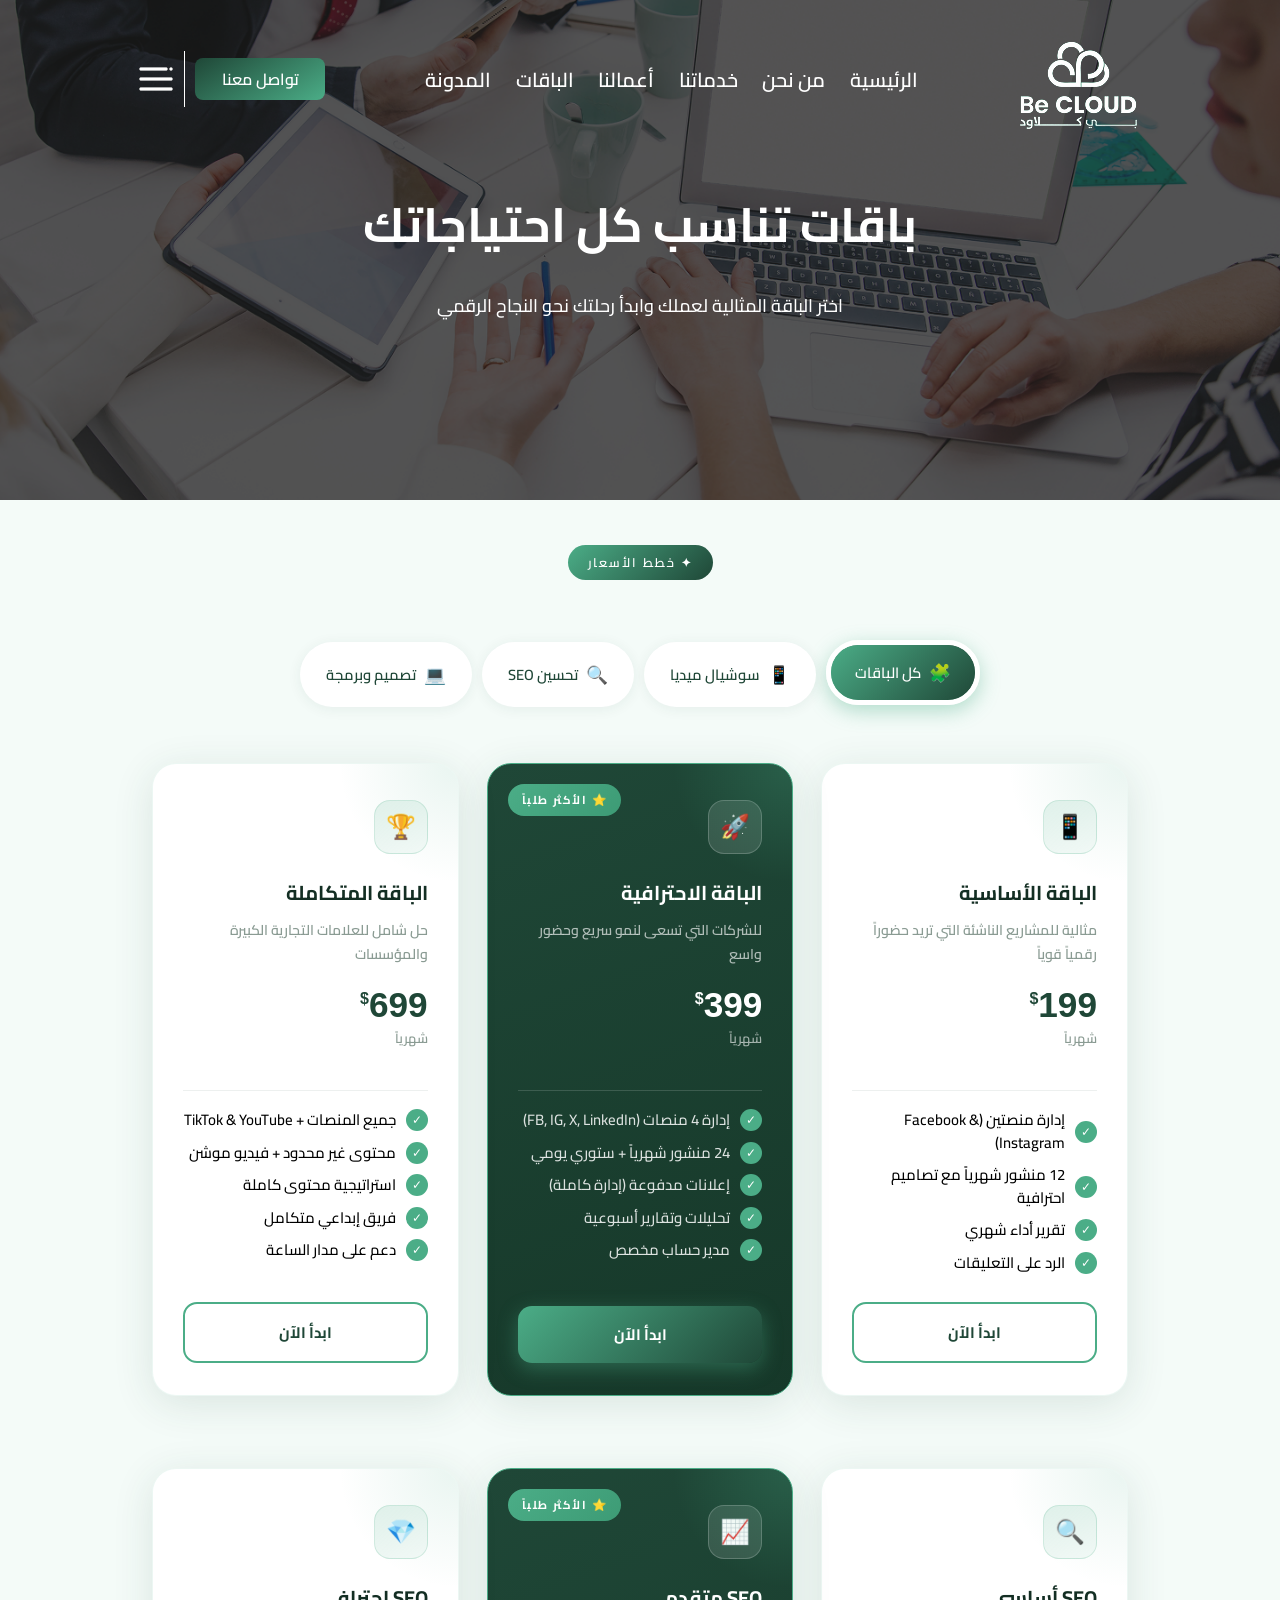
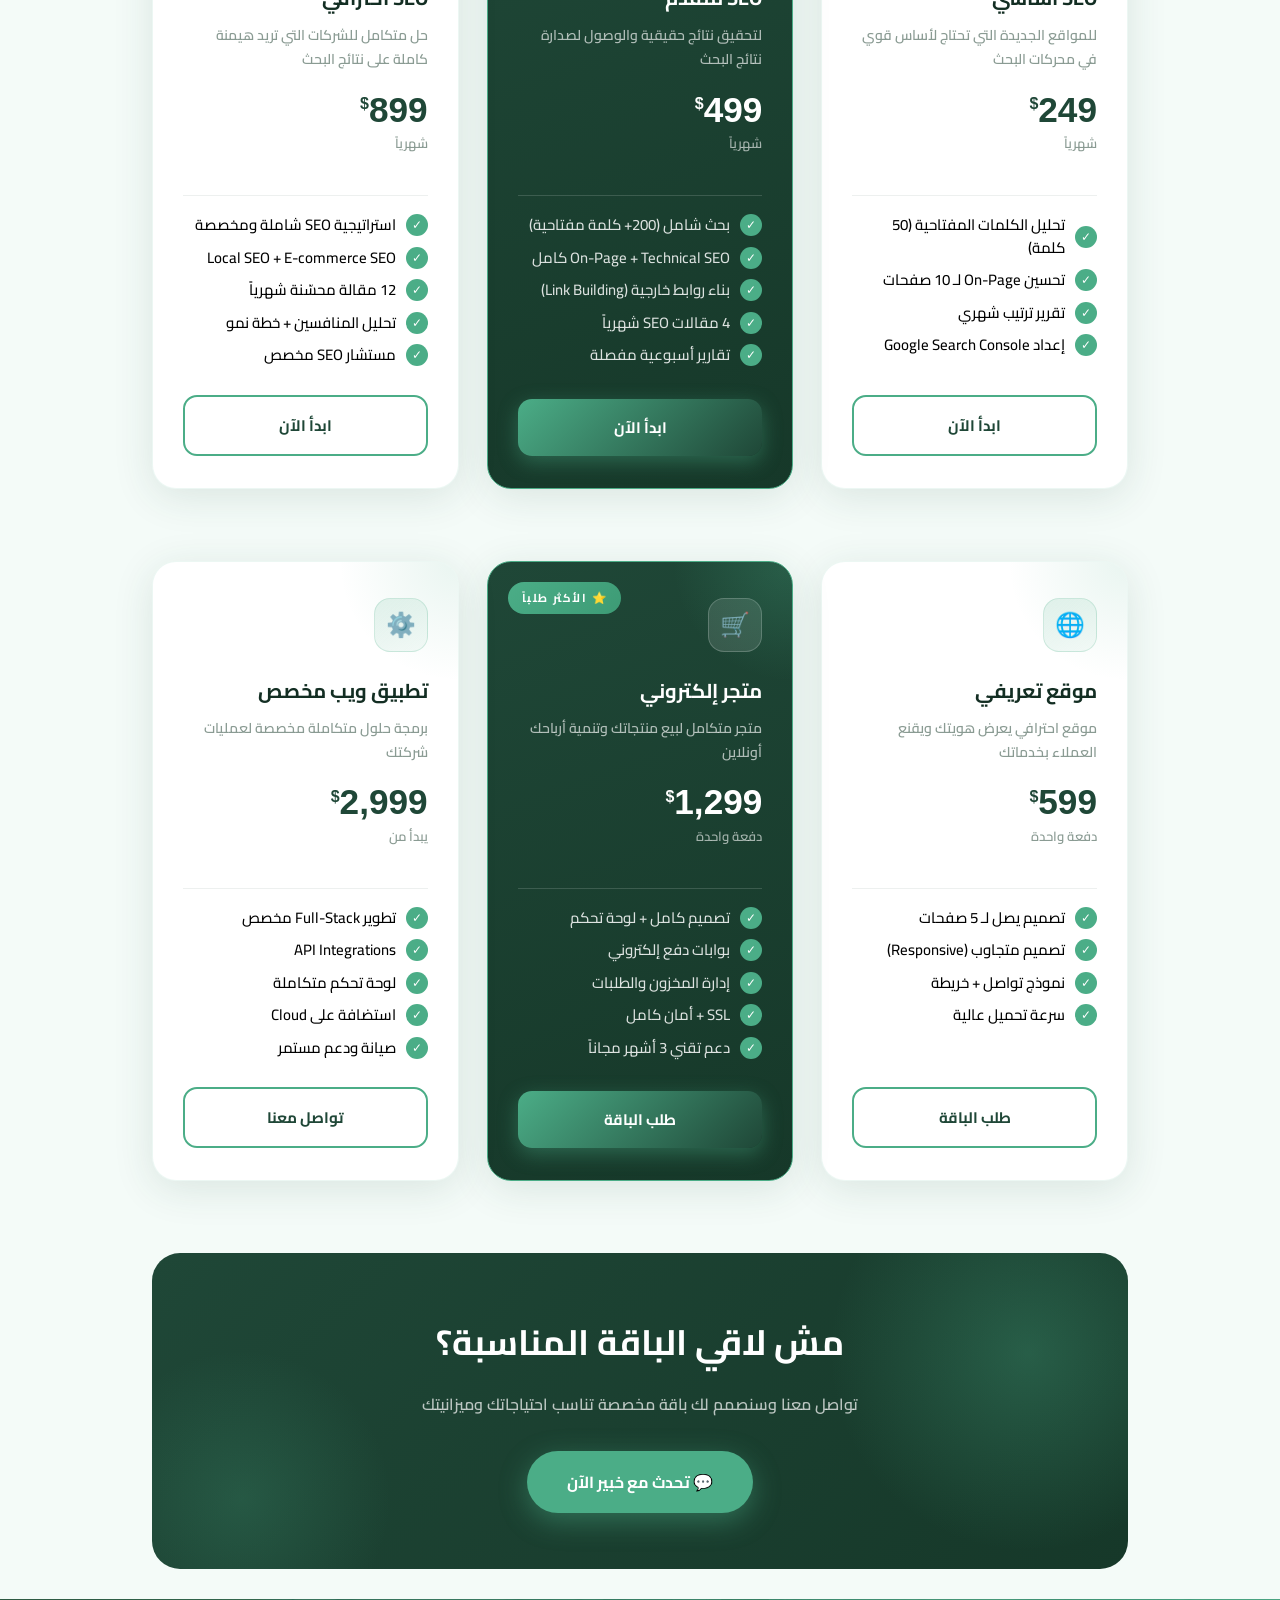
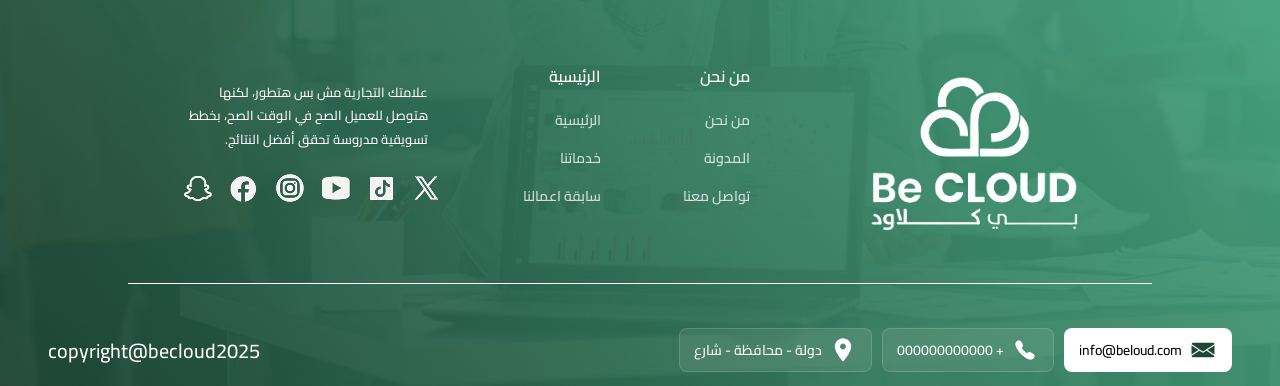
<file: baka.html>
<!DOCTYPE html>
<html lang="en">

<head>
    <meta charset="UTF-8" />
    <meta name="viewport" content="width=device-width, initial-scale=1.0" />
    <title>Home</title>
    <link rel="stylesheet" href="assets/css/style.css">
     <style>
    :root {
      --main: #4BAD87;
      --dark: #1F4737;
      --darker: #132e23;
      --light-main: #6fcba7;
      --pale: #e8f7f2;
      --white: #ffffff;
      --gray: #8a9b93;
      --card-bg: #ffffff;
      --shadow: 0 8px 40px rgba(31, 71, 55, 0.12);
      --shadow-hover: 0 20px 60px rgba(75, 173, 135, 0.25);
    }
 
    * { margin: 0; padding: 0; box-sizing: border-box; }
 
    body {
      font-family: 'Cairo', sans-serif;
      background: #f4fbf8;
      color: var(--dark);
      min-height: 100vh;
      overflow-x: hidden;
    }
 
 
 
    /* ─── Page ─── */
    .page {
      position: relative;
      width: 80%;
      margin: 0 auto;
      padding: 45px 24px  0;
    }
 
    /* ─── Hero title ─── */
    .hero {
      text-align: center;
      margin-bottom: 40px;
      animation: fadeUp .7s ease both;
    }
    .hero-badge {
      display: inline-flex;
      align-items: center;
      gap: 8px;
      background: linear-gradient(135deg, var(--main), var(--dark));
      color: #fff;
      font-size: .78rem;
      font-weight: 700;
      letter-spacing: 2px;
      padding: 6px 20px;
      border-radius: 50px;
      margin-bottom: 22px;
      text-transform: uppercase;
        font-family: var(--sbold);
    }
    .hero h2 {
      font-family: var(--bold);
      font-size: clamp(2rem, 5vw, 3.4rem);
      font-weight: 900;
      color: var(--darker);
      line-height: 1.2;
      margin-bottom: 16px;
    }
    .hero h2 span {
      background: linear-gradient(135deg, var(--main), var(--dark));
      -webkit-background-clip: text;
      -webkit-text-fill-color: transparent;
      background-clip: text;
      font-family: var(--bold);
    }
    .hero p {
      color: var(--gray);
      font-size: 1.05rem;
      max-width: 500px;
      margin: 0 auto;
      line-height: 1.8;
        font-family: var(--sbold);
    }
 
    /* ─── Filter Tabs ─── */
    .filter-wrap {
      display: flex;
      flex-wrap: wrap;
      justify-content: center;
      gap: 10px;
      margin-bottom: 56px;
      animation: fadeUp .7s .1s ease both;
    }
    .filter-btn {
      display: flex;
      align-items: center;
      gap: 8px;
      padding: 11px 24px;
      border-radius: 50px;
      border: 2px solid transparent;
      background: #fff;
      color: var(--dark);
      font-family: 'Cairo', sans-serif;
      font-size: .92rem;
      font-weight: 600;
      cursor: pointer;
      transition: all .3s;
      box-shadow: 0 2px 14px rgba(31,71,55,.07);
      position: relative;
      overflow: hidden;
    }
    .filter-btn::before {
      content: '';
      position: absolute; inset: 0;
      background: linear-gradient(135deg, var(--main), var(--dark));
      opacity: 0;
      transition: opacity .3s;
    }
    .filter-btn span { position: relative; z-index: 1;font-family: var(--sbold); }
    .filter-btn .icon { position: relative; z-index: 1; font-size: 1.1rem; }
    .filter-btn:hover { border-color: var(--main); transform: translateY(-2px); }
    .filter-btn.active::before { opacity: 1; }
    .filter-btn.active { 
        color: #fff;
    border-color: #fff;
    box-shadow: 0 6px 20px rgba(75, 173, 135, .4);
    transform: translateY(-2px);
    border-width: 5px;
    }
 
    /* ─── Section Title ─── */
    .section-label {
      display: flex;
      align-items: center;
      gap: 14px;
      margin-bottom: 32px;
    }
    .section-label .line {
      flex: 1;
      height: 2px;
      background: linear-gradient(90deg, var(--main), transparent);
      border-radius: 2px;
    }
    .section-label h2 {
      font-family: var(--bold);
      font-size: 1.3rem;
      font-weight: 800;
      color: var(--dark);
      white-space: nowrap;
    }
    .section-label .emoji { font-size: 1.4rem; }
 
    /* ─── Grid ─── */
    .grid {
      display: grid;
      grid-template-columns: repeat(auto-fill, minmax(300px, 1fr));
      gap: 28px;
      margin-bottom: 72px;
    }
 
    /* ─── Card ─── */
    .card {
      background: #fff;
      border-radius: 24px;
      padding: 36px 30px 32px;
      box-shadow: var(--shadow);
      position: relative;
      overflow: hidden;
      transition: transform .35s, box-shadow .35s;
      animation: fadeUp .6s ease both;
      border: 1.5px solid rgba(75,173,135,.1);
      display: none;
    }
    .card.visible { display: flex; flex-direction: column; }
    .card:hover { transform: translateY(-8px); box-shadow: var(--shadow-hover); }
 
    .card::before {
      content: '';
      position: absolute;
      top: 0; right: 0;
      width: 120px; height: 120px;
      background: radial-gradient(circle at top right, rgba(75,173,135,.12), transparent 70%);
      pointer-events: none;
    }

    .features-list li::before {
    content: '✓';
    display: flex;
    align-items: center;
    justify-content: center;
    width: 22px;
    height: 22px;
    min-width: 22px;
    border-radius: 50%;
    background: var(--main);
    color: #fff;
    font-size: 12px;
}
 
    /* popular */
    .card.popular {
      background: linear-gradient(160deg, var(--dark) 0%, #163829 100%);
      border-color: var(--main);
      color: #fff;
    }
    .card.popular .pkg-title,
    .card.popular .feature-item,
    .card.popular .price-num { color: #fff; }
    .card.popular .feature-item { color: rgba(255,255,255,.85); }
    .card.popular .price-per { color: rgba(255,255,255,.6); }
    .card.popular .pkg-desc { color: rgba(255,255,255,.65); }
    .card.popular .card-divider { border-color: rgba(255,255,255,.15); }
    .card.popular::before {
      background: radial-gradient(circle at top right, rgba(75,173,135,.25), transparent 70%);
    }
 
    .popular-badge {
      position: absolute;
      top: 20px;
      left: 20px;
      background: linear-gradient(135deg, var(--main), #3d9b75);
      color: #fff;
      font-size: .72rem;
      font-weight: 700;
      letter-spacing: 1.5px;
      padding: 5px 14px;
      border-radius: 50px;
      text-transform: uppercase;
      font-family: var(--bold);
    }
 
    .pkg-icon {
      width: 54px; height: 54px;
      border-radius: 16px;
      background: linear-gradient(135deg, rgba(75,173,135,.15), rgba(75,173,135,.05));
      display: flex; align-items: center; justify-content: center;
      font-size: 1.5rem;
      margin-bottom: 20px;
      border: 1.5px solid rgba(75,173,135,.2);
    }
    .card.popular .pkg-icon {
      background: rgba(255,255,255,.12);
      border-color: rgba(255,255,255,.2);
    }
 
    .pkg-title {
      font-family: var(--bold);
      font-size: 1.25rem;
      font-weight: 800;
      color: var(--darker);
      margin-bottom: 8px;
    }
    .pkg-desc {
      font-size: .88rem;
      color: var(--gray);
      line-height: 1.7;
      margin-bottom: 20px;
      font-family: var(--sbold);
    }
 
    .price-block {
      margin-bottom: 22px;
    }
    .price-num {
      font-family: 'Tajawal', sans-serif;
      font-size: 2.2rem;
      font-weight: 900;
      color: var(--dark);
      line-height: 1;
    }
    .price-num sup {
      font-size: 1rem;
      font-weight: 700;
      vertical-align: super;
      margin-left: 3px;
    }
    .price-per {
      font-size: .82rem;
      color: var(--gray);
      margin-top: 4px;
      font-family: var(--sbold);
    }
 
    .card-divider {
      border: none;
      border-top: 1.5px solid rgba(31,71,55,.08);
      margin: 18px 0;
    }
 
    .features-list {
      list-style: none;
      display: flex;
      flex-direction: column;
      gap: 10px;
      margin-bottom: 28px;
      flex: 1;
    }
    .features-list li{
        color: #000;
    }
    .feature-item {
      display: flex;
      align-items: flex-start;
      gap: 10px;
      font-size: .9rem;
      color: #3a5a4e;
      line-height: 1.5;
    }
    .feature-check {
      width: 20px; height: 20px;
      border-radius: 50%;
      background: linear-gradient(135deg, var(--main), var(--dark));
      display: flex; align-items: center; justify-content: center;
      flex-shrink: 0;
      margin-top: 1px;
    }
    .check-img { width: 11px; height: 11px; filter: brightness(0) invert(1); }
    .card.popular .feature-check {
      background: rgba(255,255,255,.2);
      border: 1.5px solid rgba(255,255,255,.4);
    }
 
    .cta-btn {
      display: block;
      width: 100%;
      text-align: center;
      padding: 14px;
      border-radius: 14px;
      font-family: 'Cairo', sans-serif;
      font-size: .95rem;
      font-weight: 700;
      cursor: pointer;
      border: none;
      transition: all .3s;
      text-decoration: none;
    }
    .cta-outline {
      background: transparent;
      border: 2px solid var(--main);
      color: var(--dark);
      font-family: var(--bold);
    }
    .cta-outline:hover {
      background: var(--main);
      color: #fff;
      transform: translateY(-2px);
      box-shadow: 0 8px 24px rgba(75,173,135,.35);
    }
    .cta-filled {
      background: linear-gradient(135deg, var(--main), var(--dark));
      color: #fff;
      box-shadow: 0 6px 20px rgba(75,173,135,.4);
      font-family: var(--bold);
    }
    .cta-filled:hover {
      transform: translateY(-2px);
      box-shadow: 0 10px 30px rgba(75,173,135,.5);
      filter: brightness(1.08);
    }
 
    /* ─── CTA Banner ─── */
    .cta-banner {
      background: linear-gradient(135deg, var(--dark) 0%, #163829 100%);
      border-radius: 28px;
      padding: 56px 48px;
      text-align: center;
      position: relative;
      overflow: hidden;
      animation: fadeUp .7s .3s ease both;
    }
    .cta-banner::before {
      content: '';
      position: absolute;
      width: 400px; height: 400px;
      background: radial-gradient(circle, rgba(75,173,135,.3), transparent 70%);
      top: -100px; right: -100px;
      pointer-events: none;
    }
    .cta-banner::after {
      content: '';
      position: absolute;
      width: 300px; height: 300px;
      background: radial-gradient(circle, rgba(75,173,135,.2), transparent 70%);
      bottom: -80px; left: -60px;
      pointer-events: none;
    }
    .cta-banner h2 {
      font-family: var(--bold);
      font-size: clamp(1.6rem, 3vw, 2.2rem);
      font-weight: 900;
      color: #fff;
      margin-bottom: 14px;
      position: relative; z-index: 1;
    }
    .cta-banner p {
      color: rgba(255,255,255,.7);
      font-size: 1rem;
      margin-bottom: 32px;
      position: relative; z-index: 1;
      font-family: var(--sbold);
    }
    .cta-banner-btn {
      display: inline-flex;
      align-items: center;
      gap: 10px;
      background: var(--main);
      color: #fff;
      font-family: var(--bold);
      font-weight: 700;
      font-size: 1rem;
      padding: 16px 40px;
      border-radius: 50px;
      border: none;
      cursor: pointer;
      text-decoration: none;
      transition: all .3s;
      position: relative; z-index: 1;
      box-shadow: 0 8px 28px rgba(75,173,135,.45);
    }
    .cta-banner-btn:hover { transform: translateY(-3px); filter: brightness(1.1); box-shadow: 0 12px 36px rgba(75,173,135,.55); }
 
    /* ─── Animations ─── */
    @keyframes fadeUp {
      from { opacity: 0; transform: translateY(28px); }
      to { opacity: 1; transform: translateY(0); }
    }
 
    /* ─── Responsive ─── */
    @media (max-width: 600px) {
      .page { padding: 48px 16px 80px; }
      .filter-btn { font-size: .82rem; padding: 9px 18px; }
      .cta-banner { padding: 40px 24px; }
    }
 
    /* stagger delays */
    .card:nth-child(1) { animation-delay: .05s; }
    .card:nth-child(2) { animation-delay: .12s; }
    .card:nth-child(3) { animation-delay: .19s; }
    .card:nth-child(4) { animation-delay: .26s; }
    .card:nth-child(5) { animation-delay: .33s; }
    .card:nth-child(6) { animation-delay: .40s; }
  </style>
</head>

<body>

     <div class="Header_Mobile">
      <div class="Header_Mobile_Data">
          <a href="index.html"> <img src="assets/images/Header/New Logo Colored 2.png" alt=""> </a>
          <!-- ══ HAMBURGER BUTTON ══ -->
  <button class="menu-toggle" id="menuToggle" aria-label="فتح القائمة" aria-expanded="false" aria-controls="navOverlay">
    <img class="img-open"  src="assets/images/menu_open.png"  alt="فتح القائمة"  />
    <img class="img-close" src="assets/images/menu_close.png" alt="إغلاق القائمة" />
  </button>
      </div>
  </div>

  <header>
    <div class="Header_Content">
      <div class="Logo">
        <a href="index.html"> <img src="assets/images/Header/New Logo Colored 2.png" alt=""> </a>
      </div>

      <nav>
        <ul>
          <li><a href="index.html">الرئيسية</a></li>
          <li><a href="about_us.html">من نحن</a></li>
          <li><a href="services.html">خدماتنا</a></li>
          <li><a href="projects.html">أعمالنا</a></li>
          <li><a href="baka.html">الباقات</a></li>
          <li><a href="Blog.html">المدونة</a></li>
        </ul>
      </nav>

      <div class="Contatc">
        <a href=""> تواصل معنا </a>
        <img
    class="open_side"
    src="assets/images/Header/burger-menu_12748718 1.png"
    alt="قائمة"
    style="cursor:pointer;"
    onclick="openSide()"
  >
      </div>
    </div>
  </header>



    <section class="Page_title">
        <div class="Page_title_content">
            <h1> باقات تناسب كل احتياجاتك </h1>
           <p>اختر الباقة المثالية لعملك وابدأ رحلتك نحو النجاح الرقمي</p>
        </div>
    </section>


    <div class="page">
 
  <!-- Hero -->
  <div class="hero">
    <div class="hero-badge">✦ خطط الأسعار</div>
   <!-- <h2>باقات تناسب <span>كل احتياجاتك</span></h2>
    <p>اختر الباقة المثالية لعملك وابدأ رحلتك نحو النجاح الرقمي</p>
    -->
  </div>
 
  <!-- Filter -->
  <div class="filter-wrap">
    <button class="filter-btn active" data-filter="all" onclick="filterCards('all', this)">
      <span class="icon">🧩</span><span>كل الباقات</span>
    </button>
    <button class="filter-btn" data-filter="social" onclick="filterCards('social', this)">
      <span class="icon">📱</span><span>سوشيال ميديا</span>
    </button>
    <button class="filter-btn" data-filter="seo" onclick="filterCards('seo', this)">
      <span class="icon">🔍</span><span>تحسين SEO</span>
    </button>
    <button class="filter-btn" data-filter="web" onclick="filterCards('web', this)">
      <span class="icon">💻</span><span>تصميم وبرمجة</span>
    </button>
  </div>
 
  <!-- ══ SOCIAL MEDIA ══ -->
  <div class="section-label" id="sec-social" style="display:none">
    <div class="line"></div>
    <span class="emoji">📱</span>
    <h2>باقات السوشيال ميديا</h2>
    <div class="line" style="background:linear-gradient(270deg,var(--main),transparent)"></div>
  </div>
  <div class="grid" id="grid-social">
 
    <div class="card" data-cat="social">
      <div class="pkg-icon">📱</div>
      <div class="pkg-title">الباقة الأساسية</div>
      <div class="pkg-desc">مثالية للمشاريع الناشئة التي تريد حضوراً رقمياً قوياً</div>
      <div class="price-block">
        <div class="price-num"><sup>$</sup>199</div>
        <div class="price-per">شهرياً</div>
      </div>
      <hr class="card-divider" />
      <ul class="features-list">
        <li class="feature-item">
           
          إدارة منصتين (Facebook & Instagram)
        </li>
        <li class="feature-item">
           
          12 منشور شهرياً مع تصاميم احترافية
        </li>
        <li class="feature-item">
           
          تقرير أداء شهري
        </li>
        <li class="feature-item">
           
          الرد على التعليقات
        </li>
      </ul>
      <a href="#" class="cta-btn cta-outline">ابدأ الآن</a>
    </div>
 
    <div class="card popular" data-cat="social">
      <div class="popular-badge">⭐ الأكثر طلباً</div>
      <div class="pkg-icon">🚀</div>
      <div class="pkg-title">الباقة الاحترافية</div>
      <div class="pkg-desc">للشركات التي تسعى لنمو سريع وحضور واسع</div>
      <div class="price-block">
        <div class="price-num"><sup>$</sup>399</div>
        <div class="price-per">شهرياً</div>
      </div>
      <hr class="card-divider" />
      <ul class="features-list">
        <li class="feature-item">
           
          إدارة 4 منصات (FB, IG, X, LinkedIn)
        </li>
        <li class="feature-item">
           
          24 منشور شهرياً + ستوري يومي
        </li>
        <li class="feature-item">
           
          إعلانات مدفوعة (إدارة كاملة)
        </li>
        <li class="feature-item">
           
          تحليلات وتقارير أسبوعية
        </li>
        <li class="feature-item">
           
          مدير حساب مخصص
        </li>
      </ul>
      <a href="#" class="cta-btn cta-filled">ابدأ الآن</a>
    </div>
 
    <div class="card" data-cat="social">
      <div class="pkg-icon">🏆</div>
      <div class="pkg-title">الباقة المتكاملة</div>
      <div class="pkg-desc">حل شامل للعلامات التجارية الكبيرة والمؤسسات</div>
      <div class="price-block">
        <div class="price-num"><sup>$</sup>699</div>
        <div class="price-per">شهرياً</div>
      </div>
      <hr class="card-divider" />
      <ul class="features-list">
        <li class="feature-item">
           
          جميع المنصات + TikTok & YouTube
        </li>
        <li class="feature-item">
           
          محتوى غير محدود + فيديو موشن
        </li>
        <li class="feature-item">
           
          استراتيجية محتوى كاملة
        </li>
        <li class="feature-item">
           
          فريق إبداعي متكامل
        </li>
        <li class="feature-item">
           
          دعم على مدار الساعة
        </li>
      </ul>
      <a href="#" class="cta-btn cta-outline">ابدأ الآن</a>
    </div>
 
  </div>
 
  <!-- ══ SEO ══ -->
  <div class="section-label" id="sec-seo" style="display:none">
    <div class="line"></div>
    <span class="emoji">🔍</span>
    <h2>باقات تحسين SEO</h2>
    <div class="line" style="background:linear-gradient(270deg,var(--main),transparent)"></div>
  </div>
  <div class="grid" id="grid-seo">
 
    <div class="card" data-cat="seo">
      <div class="pkg-icon">🔍</div>
      <div class="pkg-title">SEO أساسي</div>
      <div class="pkg-desc">للمواقع الجديدة التي تحتاج لأساس قوي في محركات البحث</div>
      <div class="price-block">
        <div class="price-num"><sup>$</sup>249</div>
        <div class="price-per">شهرياً</div>
      </div>
      <hr class="card-divider" />
      <ul class="features-list">
        <li class="feature-item">
           
          تحليل الكلمات المفتاحية (50 كلمة)
        </li>
        <li class="feature-item">
           
          تحسين On-Page لـ 10 صفحات
        </li>
        <li class="feature-item">
           
          تقرير ترتيب شهري
        </li>
        <li class="feature-item">
           
          إعداد Google Search Console
        </li>
      </ul>
      <a href="#" class="cta-btn cta-outline">ابدأ الآن</a>
    </div>
 
    <div class="card popular" data-cat="seo">
      <div class="popular-badge">⭐ الأكثر طلباً</div>
      <div class="pkg-icon">📈</div>
      <div class="pkg-title">SEO متقدم</div>
      <div class="pkg-desc">لتحقيق نتائج حقيقية والوصول لصدارة نتائج البحث</div>
      <div class="price-block">
        <div class="price-num"><sup>$</sup>499</div>
        <div class="price-per">شهرياً</div>
      </div>
      <hr class="card-divider" />
      <ul class="features-list">
        <li class="feature-item">
           
          بحث شامل (200+ كلمة مفتاحية)
        </li>
        <li class="feature-item">
           
          On-Page + Technical SEO كامل
        </li>
        <li class="feature-item">
           
          بناء روابط خارجية (Link Building)
        </li>
        <li class="feature-item">
           
          4 مقالات SEO شهرياً
        </li>
        <li class="feature-item">
           
          تقارير أسبوعية مفصلة
        </li>
      </ul>
      <a href="#" class="cta-btn cta-filled">ابدأ الآن</a>
    </div>
 
    <div class="card" data-cat="seo">
      <div class="pkg-icon">💎</div>
      <div class="pkg-title">SEO احترافي</div>
      <div class="pkg-desc">حل متكامل للشركات التي تريد هيمنة كاملة على نتائج البحث</div>
      <div class="price-block">
        <div class="price-num"><sup>$</sup>899</div>
        <div class="price-per">شهرياً</div>
      </div>
      <hr class="card-divider" />
      <ul class="features-list">
        <li class="feature-item">
           
          استراتيجية SEO شاملة ومخصصة
        </li>
        <li class="feature-item">
           
          Local SEO + E-commerce SEO
        </li>
        <li class="feature-item">
           
          12 مقالة محسّنة شهرياً
        </li>
        <li class="feature-item">
           
          تحليل المنافسين + خطة نمو
        </li>
        <li class="feature-item">
           
          مستشار SEO مخصص
        </li>
      </ul>
      <a href="#" class="cta-btn cta-outline">ابدأ الآن</a>
    </div>
 
  </div>
 
  <!-- ══ WEB ══ -->
  <div class="section-label" id="sec-web" style="display:none">
    <div class="line"></div>
    <span class="emoji">💻</span>
    <h2>باقات تصميم وبرمجة المواقع</h2>
    <div class="line" style="background:linear-gradient(270deg,var(--main),transparent)"></div>
  </div>
  <div class="grid" id="grid-web">
 
    <div class="card" data-cat="web">
      <div class="pkg-icon">🌐</div>
      <div class="pkg-title">موقع تعريفي</div>
      <div class="pkg-desc">موقع احترافي يعرض هويتك ويقنع العملاء بخدماتك</div>
      <div class="price-block">
        <div class="price-num"><sup>$</sup>599</div>
        <div class="price-per">دفعة واحدة</div>
      </div>
      <hr class="card-divider" />
      <ul class="features-list">
        <li class="feature-item">
           
          تصميم يصل لـ 5 صفحات
        </li>
        <li class="feature-item">
           
          تصميم متجاوب (Responsive)
        </li>
        <li class="feature-item">
           
          نموذج تواصل + خريطة
        </li>
        <li class="feature-item">
           
          سرعة تحميل عالية
        </li>
      </ul>
      <a href="#" class="cta-btn cta-outline">طلب الباقة</a>
    </div>
 
    <div class="card popular" data-cat="web">
      <div class="popular-badge">⭐ الأكثر طلباً</div>
      <div class="pkg-icon">🛒</div>
      <div class="pkg-title">متجر إلكتروني</div>
      <div class="pkg-desc">متجر متكامل لبيع منتجاتك وتنمية أرباحك أونلاين</div>
      <div class="price-block">
        <div class="price-num"><sup>$</sup>1,299</div>
        <div class="price-per">دفعة واحدة</div>
      </div>
      <hr class="card-divider" />
      <ul class="features-list">
        <li class="feature-item">
           
          تصميم كامل + لوحة تحكم
        </li>
        <li class="feature-item">
           
          بوابات دفع إلكتروني
        </li>
        <li class="feature-item">
           
          إدارة المخزون والطلبات
        </li>
        <li class="feature-item">
           
          SSL + أمان كامل
        </li>
        <li class="feature-item">
           
          دعم تقني 3 أشهر مجاناً
        </li>
      </ul>
      <a href="#" class="cta-btn cta-filled">طلب الباقة</a>
    </div>
 
    <div class="card" data-cat="web">
      <div class="pkg-icon">⚙️</div>
      <div class="pkg-title">تطبيق ويب مخصص</div>
      <div class="pkg-desc">برمجة حلول متكاملة مخصصة لعمليات شركتك</div>
      <div class="price-block">
        <div class="price-num"><sup>$</sup>2,999</div>
        <div class="price-per">يبدأ من</div>
      </div>
      <hr class="card-divider" />
      <ul class="features-list">
        <li class="feature-item">
           
          تطوير Full-Stack مخصص
        </li>
        <li class="feature-item">
           
          API Integrations
        </li>
        <li class="feature-item">
           
          لوحة تحكم متكاملة
        </li>
        <li class="feature-item">
           
          استضافة على Cloud
        </li>
        <li class="feature-item">
           
          صيانة ودعم مستمر
        </li>
      </ul>
      <a href="#" class="cta-btn cta-outline">تواصل معنا</a>
    </div>
 
  </div>
 
  <!-- CTA Banner -->
  <div class="cta-banner">
    <h2>مش لاقي الباقة المناسبة؟</h2>
    <p>تواصل معنا وسنصمم لك باقة مخصصة تناسب احتياجاتك وميزانيتك</p>
    <a href="contact_us.html" class="cta-banner-btn">💬 تحدث مع خبير الآن</a>
  </div>
 
</div>

    <!-- ══ CIRCLE REVEAL OVERLAY ══ -->
  <nav class="nav-overlay" id="navOverlay" aria-hidden="true">
    <ul class="nav-list" role="list">
 
      <li class="nav-item">
        <a class="nav-link" href="index.html">
        
          الرئيسية
          <span class="nav-arrow">‹</span>
        </a>
      </li>
 
      <li class="nav-item">
        <a class="nav-link" href="about_us.html">
         
          من نحن
          <span class="nav-arrow">‹</span>
        </a>
      </li>
 
      <li class="nav-item">
        <a class="nav-link" href="services.html">
          
          خدماتنا
          <span class="nav-arrow">‹</span>
        </a>
      </li>
 
      <li class="nav-item">
        <a class="nav-link" href="projects.html">
          
          أعمالنا
          <span class="nav-arrow">‹</span>
        </a>
      </li>
 
      <li class="nav-item">
        <a class="nav-link" href="baka.html">
       
            الباقات  
          <span class="nav-arrow">‹</span>
        </a>
      </li>
 
      <li class="nav-item">
        <a class="nav-link" href="Blog.html">
           المدونة
          <span class="nav-arrow">‹</span>
        </a>
      </li>

      <li class="nav-item">
        <a class="nav-link" href="contact_us.html">
          تواصل معنا
          <span class="nav-arrow">‹</span>
        </a>
      </li>
 
    </ul>
  </nav>

<footer class="ft-wrap">
  <div class="ft-top">

    <div class="ft-logo-col">
      <div class="ft-logo">
        <img src="assets/images/footer_logo.png" alt="Be Cloud Logo">
      </div>
    </div>

     <div>
      <div class="ft-nav-title">من نحن</div>
      <a class="ft-nav-link" href="#">من نحن</a>
      <a class="ft-nav-link" href="#">المدونة</a>
      <a class="ft-nav-link" href="#">تواصل معنا</a>
    </div>


     <div>
      <div class="ft-nav-title">الرئيسية</div>
      <a class="ft-nav-link" href="#">الرئيسية</a>
      <a class="ft-nav-link" href="#">خدماتنا</a>
      <a class="ft-nav-link" href="#">سابقة اعمالنا</a>
    </div>


    <div class="ft-logo-col">
      <p class="ft-desc">علامتك التجارية مش بس هتطور، لكنها هتوصل للعميل الصح في الوقت الصح، بخطط تسويقية مدروسة تحقق أفضل النتائج.</p>
      <div class="ft-socials">
        <a class="ft-social" href="#" aria-label="X"><img src="assets/images/Footer/6.png" alt=""></a>
        <a class="ft-social" href="#" aria-label="TikTok"><img src="assets/images/Footer/5.png" alt=""></a>
        <a class="ft-social" href="#" aria-label="YouTube"><img src="assets/images/Footer/4.png" alt=""></a>
        <a class="ft-social" href="#" aria-label="Instagram"><img src="assets/images/Footer/3.png" alt=""></a>
        <a class="ft-social" href="#" aria-label="Facebook"><img src="assets/images/Footer/2.png" alt=""></a>
        <a class="ft-social" href="#" aria-label="Snapchat"><img src="assets/images/Footer/1.png" alt=""></i></a>
      </div>
    </div>

  </div>

  <div class="ft-bottom">
    
    <div class="ft-contact-items">
      <div style="background-color: #fff;color:#000" class="ft-contact-pill">
        <img src="assets/images/Footer/Email.png" alt="">
        <span>info@beloud.com  </span>
      </div>
       <div class="ft-contact-pill">
        <img src="assets/images/Footer/telephone (1).png" alt="">
        <span>+ 000000000000 </span>
      </div>
      <div class="ft-contact-pill">
        <img src="assets/images/Footer/Location.png" alt="">
        <span>دولة - محافظة - شارع  </span>
      </div>
     
      
    </div>
    <span class="ft-copy">copyright@becloud2025</span>
  </div>
</footer>



<!-- ######################## Scripts #########################  -->
<script src="https://cdnjs.cloudflare.com/ajax/libs/gsap/3.12.5/gsap.min.js"></script>
<script>
  function filterCards(filter, btn) {
    document.querySelectorAll('.filter-btn').forEach(b => b.classList.remove('active'));
    btn.classList.add('active');
 
    const cats = ['social', 'seo', 'web'];
 
    if (filter === 'all') {
      cats.forEach(cat => {
        document.getElementById('sec-' + cat).style.display = 'none';
        const grid = document.getElementById('grid-' + cat);
        grid.querySelectorAll('.card').forEach(c => c.classList.add('visible'));
      });
    } else {
      cats.forEach(cat => {
        const sec = document.getElementById('sec-' + cat);
        const grid = document.getElementById('grid-' + cat);
        if (cat === filter) {
          sec.style.display = 'flex';
          grid.querySelectorAll('.card').forEach(c => {
            c.classList.add('visible');
            // reset animation
            c.style.animation = 'none';
            c.offsetHeight;
            c.style.animation = '';
          });
        } else {
          sec.style.display = 'none';
          grid.querySelectorAll('.card').forEach(c => c.classList.remove('visible'));
        }
      });
    }
  }
 
  // init: show all
  document.querySelectorAll('.card').forEach(c => c.classList.add('visible'));
</script>

 <script>
    const toggle   = document.getElementById('menuToggle');
    const overlay  = document.getElementById('navOverlay');
    let isOpen     = false;
 
    /* ── حساب مركز الزرار بالنسبة للـ viewport ── */
    function updateOrigin() {
      const rect = toggle.getBoundingClientRect();
      const cx   = rect.left + rect.width  / 2;
      const cy   = rect.top  + rect.height / 2;
      overlay.style.setProperty('--cx', cx + 'px');
      overlay.style.setProperty('--cy', cy + 'px');
    }
 
    /* ── فتح / إغلاق ── */
    function openMenu() {
      updateOrigin();
      isOpen = true;
      toggle.classList.add('is-open');
      overlay.classList.add('is-open');
      toggle.setAttribute('aria-expanded', 'true');
      overlay.setAttribute('aria-hidden',  'false');
      document.body.style.overflow = 'hidden';   /* منع scroll الخلفية */
    }
 
    function closeMenu() {
      isOpen = false;
      toggle.classList.remove('is-open');
      overlay.classList.remove('is-open');
      toggle.setAttribute('aria-expanded', 'false');
      overlay.setAttribute('aria-hidden',  'true');
      document.body.style.overflow = '';
    }
 
    toggle.addEventListener('click', () => isOpen ? closeMenu() : openMenu());
 
    /* ── ESC للإغلاق ── */
    document.addEventListener('keydown', e => {
      if (e.key === 'Escape' && isOpen) closeMenu();
    });
 
    /* ── لو حجم الشاشة اتغير → حدّث المركز ── */
    window.addEventListener('resize', () => {
      if (isOpen) updateOrigin();
    });
 
    /* ── اضغط خارج القائمة للإغلاق ── */
    overlay.addEventListener('click', e => {
      if (e.target === overlay) closeMenu();
    });
  </script>
  
</body>
</html>
</file>
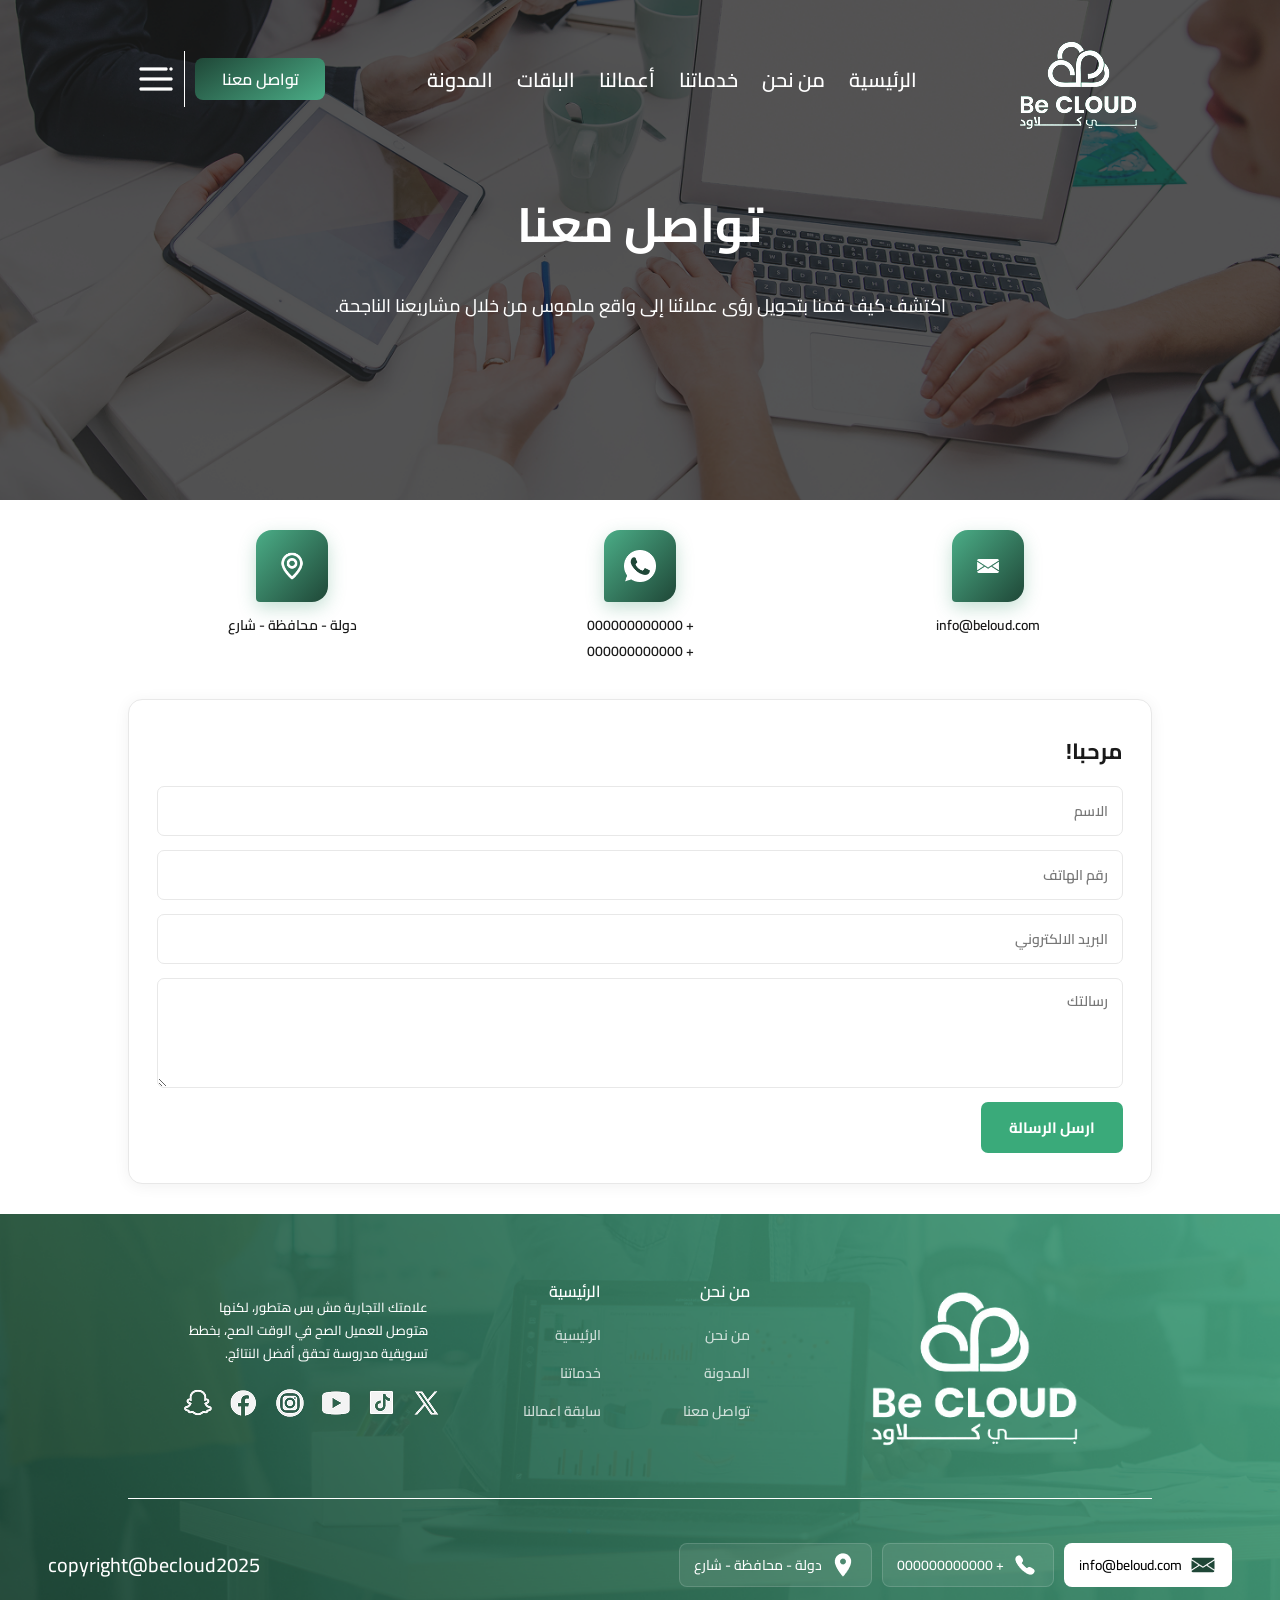
<file: contact_us.html>
<!DOCTYPE html>
<html lang="en">

<head>
    <meta charset="UTF-8" />
    <meta name="viewport" content="width=device-width, initial-scale=1.0" />
    <title>Home</title>
    <link rel="stylesheet" href="assets/css/style.css">
</head>

<body>

    <div class="Header_Mobile">
      <div class="Header_Mobile_Data">
          <a href="index.html"> <img src="assets/images/Header/New Logo Colored 2.png" alt=""> </a>
          <!-- ══ HAMBURGER BUTTON ══ -->
  <button class="menu-toggle" id="menuToggle" aria-label="فتح القائمة" aria-expanded="false" aria-controls="navOverlay">
    <img class="img-open"  src="assets/images/menu_open.png"  alt="فتح القائمة"  />
    <img class="img-close" src="assets/images/menu_close.png" alt="إغلاق القائمة" />
  </button>
      </div>
  </div>

  <header>
    <div class="Header_Content">
      <div class="Logo">
        <a href="index.html"> <img src="assets/images/Header/New Logo Colored 2.png" alt=""> </a>
      </div>

      <nav>
        <ul>
          <li><a href="index.html">الرئيسية</a></li>
          <li><a href="about_us.html">من نحن</a></li>
          <li><a href="services.html">خدماتنا</a></li>
          <li><a href="projects.html">أعمالنا</a></li>
          <li><a href="baka.html">الباقات</a></li>
          <li><a href="Blog.html">المدونة</a></li>
        </ul>
      </nav>

      <div class="Contatc">
        <a href=""> تواصل معنا </a>
        <img
    class="open_side"
    src="assets/images/Header/burger-menu_12748718 1.png"
    alt="قائمة"
    style="cursor:pointer;"
    onclick="openSide()"
  >
      </div>
    </div>
  </header>



    <section class="Page_title">
        <div class="Page_title_content">
            <h1> تواصل معنا </h1>
            <p>اكتشف كيف قمنا بتحويل رؤى عملائنا إلى واقع ملموس من خلال مشاريعنا الناجحة.</p>
        </div>
    </section>


    <section class="contact-sec">
 
  <!-- Info Cards -->
  <div class="contact-sec__info-row">
 

    <!-- Email -->
    <div class="contact-info-card">
      <div class="contact-info-card__icon-wrap">
        <img class="contact-info-card__icon" src="assets/images/Email.png" alt="البريد الالكتروني">
      </div>
      <div class="contact-info-card__text">
        <span class="contact-info-card__label">info@beloud.com</span>
      </div>
    </div>

    
 
    <!-- Phone -->
    <div class="contact-info-card">
      <div class="contact-info-card__icon-wrap">
        <img class="contact-info-card__icon" src="assets/images/Whatsapp (1).png" alt="الهاتف">
      </div>
      <div class="contact-info-card__text">
        <span class="contact-info-card__label">+ 000000000000</span>
        <span class="contact-info-card__label">+ 000000000000</span>
      </div>
    </div>
 
    <!-- Location -->
    <div class="contact-info-card">
      <div class="contact-info-card__icon-wrap">
        <img class="contact-info-card__icon" src="assets/images/Location.png" alt="الموقع">
      </div>
      <div class="contact-info-card__text">
        <span class="contact-info-card__label">دولة - محافظة - شارع</span>
      </div>
    </div>
 
  </div>
 
  <!-- Contact Form -->
  <div class="contact-form-card">
    <h2 class="contact-form-card__title">مرحبا!</h2>
 
    <input  class="contact-form-card__input"   type="text"  placeholder="الاسم">
    <input  class="contact-form-card__input"   type="tel"   placeholder="رقم الهاتف">
    <input  class="contact-form-card__input"   type="email" placeholder="البريد الالكتروني">
    <textarea class="contact-form-card__textarea"           placeholder="رسالتك"></textarea>
 
    <button class="contact-form-card__submit">ارسل الرسالة</button>
  </div>
 
</section>
 
    <!-- ══ CIRCLE REVEAL OVERLAY ══ -->
  <nav class="nav-overlay" id="navOverlay" aria-hidden="true">
    <ul class="nav-list" role="list">
 
      <li class="nav-item">
        <a class="nav-link" href="index.html">
        
          الرئيسية
          <span class="nav-arrow">‹</span>
        </a>
      </li>
 
      <li class="nav-item">
        <a class="nav-link" href="about_us.html">
         
          من نحن
          <span class="nav-arrow">‹</span>
        </a>
      </li>
 
      <li class="nav-item">
        <a class="nav-link" href="services.html">
          
          خدماتنا
          <span class="nav-arrow">‹</span>
        </a>
      </li>
 
      <li class="nav-item">
        <a class="nav-link" href="projects.html">
          
          أعمالنا
          <span class="nav-arrow">‹</span>
        </a>
      </li>
 
      <li class="nav-item">
        <a class="nav-link" href="baka.html">
       
            الباقات  
          <span class="nav-arrow">‹</span>
        </a>
      </li>
 
      <li class="nav-item">
        <a class="nav-link" href="Blog.html">
           المدونة
          <span class="nav-arrow">‹</span>
        </a>
      </li>

      <li class="nav-item">
        <a class="nav-link" href="contact_us.html">
          تواصل معنا
          <span class="nav-arrow">‹</span>
        </a>
      </li>
 
    </ul>
  </nav>

    
<footer class="ft-wrap">
  <div class="ft-top">

    <div class="ft-logo-col">
      <div class="ft-logo">
        <img src="assets/images/footer_logo.png" alt="Be Cloud Logo">
      </div>
    </div>

     <div>
      <div class="ft-nav-title">من نحن</div>
      <a class="ft-nav-link" href="#">من نحن</a>
      <a class="ft-nav-link" href="#">المدونة</a>
      <a class="ft-nav-link" href="#">تواصل معنا</a>
    </div>


     <div>
      <div class="ft-nav-title">الرئيسية</div>
      <a class="ft-nav-link" href="#">الرئيسية</a>
      <a class="ft-nav-link" href="#">خدماتنا</a>
      <a class="ft-nav-link" href="#">سابقة اعمالنا</a>
    </div>


    <div class="ft-logo-col">
      <p class="ft-desc">علامتك التجارية مش بس هتطور، لكنها هتوصل للعميل الصح في الوقت الصح، بخطط تسويقية مدروسة تحقق أفضل النتائج.</p>
      <div class="ft-socials">
        <a class="ft-social" href="#" aria-label="X"><img src="assets/images/Footer/6.png" alt=""></a>
        <a class="ft-social" href="#" aria-label="TikTok"><img src="assets/images/Footer/5.png" alt=""></a>
        <a class="ft-social" href="#" aria-label="YouTube"><img src="assets/images/Footer/4.png" alt=""></a>
        <a class="ft-social" href="#" aria-label="Instagram"><img src="assets/images/Footer/3.png" alt=""></a>
        <a class="ft-social" href="#" aria-label="Facebook"><img src="assets/images/Footer/2.png" alt=""></a>
        <a class="ft-social" href="#" aria-label="Snapchat"><img src="assets/images/Footer/1.png" alt=""></i></a>
      </div>
    </div>

  </div>

  <div class="ft-bottom">
    
    <div class="ft-contact-items">
      <div style="background-color: #fff;color:#000" class="ft-contact-pill">
        <img src="assets/images/Footer/Email.png" alt="">
        <span>info@beloud.com  </span>
      </div>
       <div class="ft-contact-pill">
        <img src="assets/images/Footer/telephone (1).png" alt="">
        <span>+ 000000000000 </span>
      </div>
      <div class="ft-contact-pill">
        <img src="assets/images/Footer/Location.png" alt="">
        <span>دولة - محافظة - شارع  </span>
      </div>
     
      
    </div>
    <span class="ft-copy">copyright@becloud2025</span>
  </div>
</footer>



<!-- ######################## Scripts #########################  -->
<script src="https://cdnjs.cloudflare.com/ajax/libs/gsap/3.12.5/gsap.min.js"></script>


 <script>
    const toggle   = document.getElementById('menuToggle');
    const overlay  = document.getElementById('navOverlay');
    let isOpen     = false;
 
    /* ── حساب مركز الزرار بالنسبة للـ viewport ── */
    function updateOrigin() {
      const rect = toggle.getBoundingClientRect();
      const cx   = rect.left + rect.width  / 2;
      const cy   = rect.top  + rect.height / 2;
      overlay.style.setProperty('--cx', cx + 'px');
      overlay.style.setProperty('--cy', cy + 'px');
    }
 
    /* ── فتح / إغلاق ── */
    function openMenu() {
      updateOrigin();
      isOpen = true;
      toggle.classList.add('is-open');
      overlay.classList.add('is-open');
      toggle.setAttribute('aria-expanded', 'true');
      overlay.setAttribute('aria-hidden',  'false');
      document.body.style.overflow = 'hidden';   /* منع scroll الخلفية */
    }
 
    function closeMenu() {
      isOpen = false;
      toggle.classList.remove('is-open');
      overlay.classList.remove('is-open');
      toggle.setAttribute('aria-expanded', 'false');
      overlay.setAttribute('aria-hidden',  'true');
      document.body.style.overflow = '';
    }
 
    toggle.addEventListener('click', () => isOpen ? closeMenu() : openMenu());
 
    /* ── ESC للإغلاق ── */
    document.addEventListener('keydown', e => {
      if (e.key === 'Escape' && isOpen) closeMenu();
    });
 
    /* ── لو حجم الشاشة اتغير → حدّث المركز ── */
    window.addEventListener('resize', () => {
      if (isOpen) updateOrigin();
    });
 
    /* ── اضغط خارج القائمة للإغلاق ── */
    overlay.addEventListener('click', e => {
      if (e.target === overlay) closeMenu();
    });
  </script>

</body>
</html>
</file>
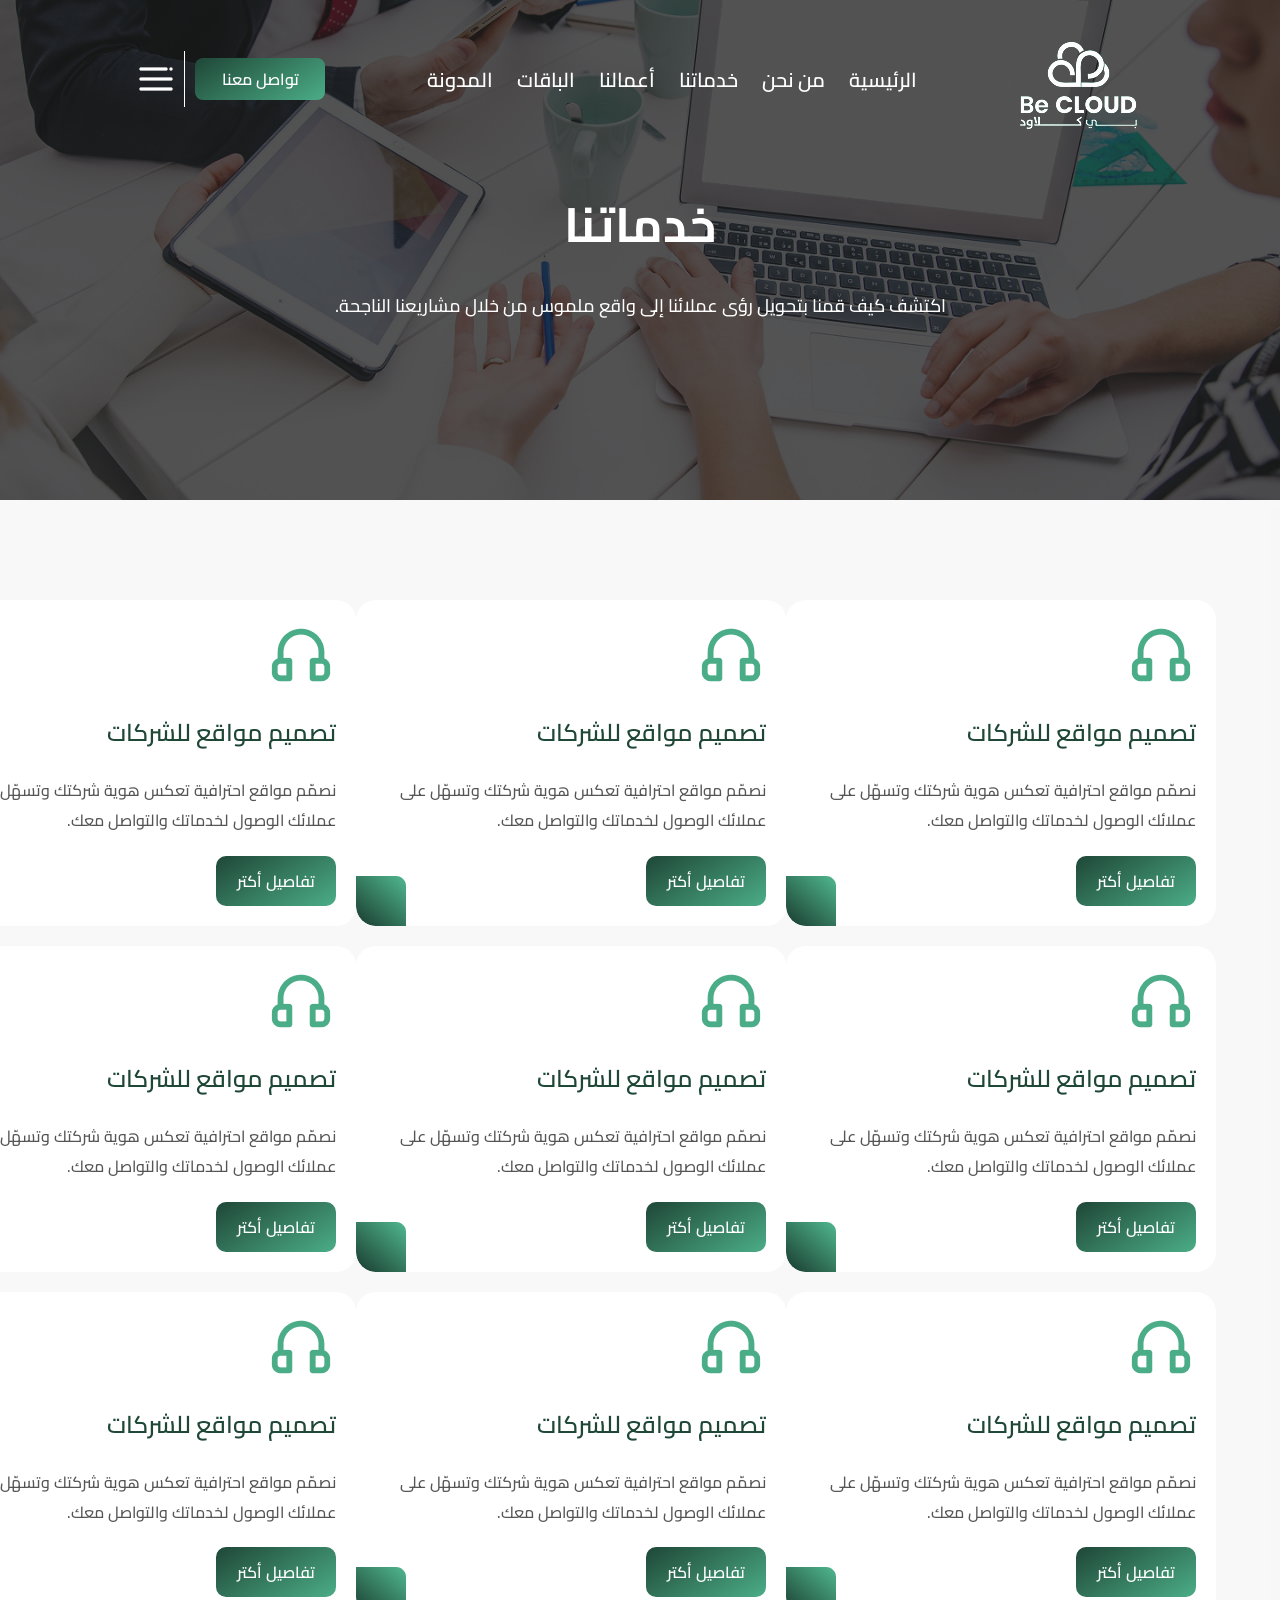
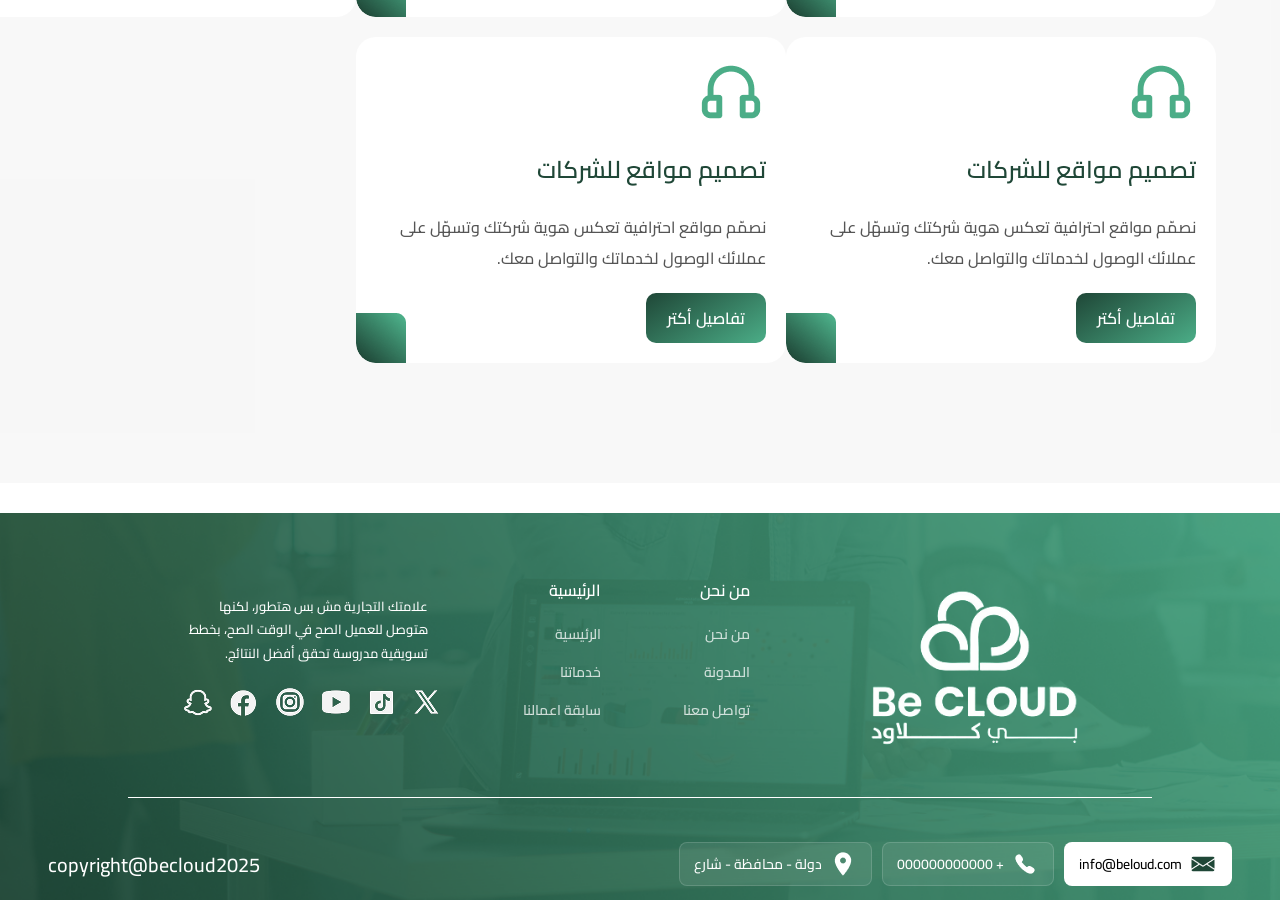
<file: services.html>
<!DOCTYPE html>
<html lang="en">

<head>
    <meta charset="UTF-8" />
    <meta name="viewport" content="width=device-width, initial-scale=1.0" />
    <title>Home</title>
    <link rel="stylesheet" href="assets/css/style.css">
</head>

<body>

     <div class="Header_Mobile">
      <div class="Header_Mobile_Data">
          <a href="index.html"> <img src="assets/images/Header/New Logo Colored 2.png" alt=""> </a>
          <!-- ══ HAMBURGER BUTTON ══ -->
  <button class="menu-toggle" id="menuToggle" aria-label="فتح القائمة" aria-expanded="false" aria-controls="navOverlay">
    <img class="img-open"  src="assets/images/menu_open.png"  alt="فتح القائمة"  />
    <img class="img-close" src="assets/images/menu_close.png" alt="إغلاق القائمة" />
  </button>
      </div>
  </div>

  <header>
    <div class="Header_Content">
      <div class="Logo">
        <a href="index.html"> <img src="assets/images/Header/New Logo Colored 2.png" alt=""> </a>
      </div>

      <nav>
        <ul>
          <li><a href="index.html">الرئيسية</a></li>
          <li><a href="about_us.html">من نحن</a></li>
          <li><a href="services.html">خدماتنا</a></li>
          <li><a href="projects.html">أعمالنا</a></li>
          <li><a href="baka.html">الباقات</a></li>
          <li><a href="Blog.html">المدونة</a></li>
        </ul>
      </nav>

      <div class="Contatc">
        <a href=""> تواصل معنا </a>
        <img
    class="open_side"
    src="assets/images/Header/burger-menu_12748718 1.png"
    alt="قائمة"
    style="cursor:pointer;"
    onclick="openSide()"
  >
      </div>
    </div>
  </header>




    <section class="Page_title">
        <div class="Page_title_content">
            <h1> خدماتنا </h1>
            <p>اكتشف كيف قمنا بتحويل رؤى عملائنا إلى واقع ملموس من خلال مشاريعنا الناجحة.</p>
        </div>
    </section>


     <!-- Services -->
    <section class="Services">
      <div class="Services_Data">
        <div class="Services_Item">
          <img class="bg_serv" src="assets/images/hero.png" alt="">
          <img class="Icon" src="assets/images/Services/Headphone.png" alt="">
          <h3> تصميم مواقع للشركات </h3>
          <p>نصمّم مواقع احترافية تعكس هوية شركتك وتسهّل على عملائك الوصول لخدماتك والتواصل معك.</p>
          <a href=""> تفاصيل أكتر </a>
          <img class="corner" src="assets/images/Services/corner.png" alt="">
        </div>
        <div class="Services_Item">
          <img class="bg_serv" src="assets/images/hero.png" alt="">
          <img class="Icon" src="assets/images/Services/Headphone.png" alt="">
          <h3> تصميم مواقع للشركات </h3>
          <p>نصمّم مواقع احترافية تعكس هوية شركتك وتسهّل على عملائك الوصول لخدماتك والتواصل معك.</p>
          <a href=""> تفاصيل أكتر </a>
          <img class="corner" src="assets/images/Services/corner.png" alt="">
        </div>
        <div class="Services_Item">
          <img class="bg_serv" src="assets/images/hero.png" alt="">
          <img class="Icon" src="assets/images/Services/Headphone.png" alt="">
          <h3> تصميم مواقع للشركات </h3>
          <p>نصمّم مواقع احترافية تعكس هوية شركتك وتسهّل على عملائك الوصول لخدماتك والتواصل معك.</p>
          <a href=""> تفاصيل أكتر </a>
          <img class="corner" src="assets/images/Services/corner.png" alt="">
        </div>
        <div class="Services_Item">
          <img class="bg_serv" src="assets/images/hero.png" alt="">
          <img class="Icon" src="assets/images/Services/Headphone.png" alt="">
          <h3> تصميم مواقع للشركات </h3>
          <p>نصمّم مواقع احترافية تعكس هوية شركتك وتسهّل على عملائك الوصول لخدماتك والتواصل معك.</p>
          <a href=""> تفاصيل أكتر </a>
          <img class="corner" src="assets/images/Services/corner.png" alt="">
        </div>
        <div class="Services_Item">
          <img class="bg_serv" src="assets/images/hero.png" alt="">
          <img class="Icon" src="assets/images/Services/Headphone.png" alt="">
          <h3> تصميم مواقع للشركات </h3>
          <p>نصمّم مواقع احترافية تعكس هوية شركتك وتسهّل على عملائك الوصول لخدماتك والتواصل معك.</p>
          <a href=""> تفاصيل أكتر </a>
          <img class="corner" src="assets/images/Services/corner.png" alt="">
        </div>
        <div class="Services_Item">
          <img class="bg_serv" src="assets/images/hero.png" alt="">
          <img class="Icon" src="assets/images/Services/Headphone.png" alt="">
          <h3> تصميم مواقع للشركات </h3>
          <p>نصمّم مواقع احترافية تعكس هوية شركتك وتسهّل على عملائك الوصول لخدماتك والتواصل معك.</p>
          <a href=""> تفاصيل أكتر </a>
          <img class="corner" src="assets/images/Services/corner.png" alt="">
        </div>


        <div class="Services_Item">
          <img class="bg_serv" src="assets/images/hero.png" alt="">
          <img class="Icon" src="assets/images/Services/Headphone.png" alt="">
          <h3> تصميم مواقع للشركات </h3>
          <p>نصمّم مواقع احترافية تعكس هوية شركتك وتسهّل على عملائك الوصول لخدماتك والتواصل معك.</p>
          <a href=""> تفاصيل أكتر </a>
          <img class="corner" src="assets/images/Services/corner.png" alt="">
        </div>



        <div class="Services_Item">
          <img class="bg_serv" src="assets/images/hero.png" alt="">
          <img class="Icon" src="assets/images/Services/Headphone.png" alt="">
          <h3> تصميم مواقع للشركات </h3>
          <p>نصمّم مواقع احترافية تعكس هوية شركتك وتسهّل على عملائك الوصول لخدماتك والتواصل معك.</p>
          <a href=""> تفاصيل أكتر </a>
          <img class="corner" src="assets/images/Services/corner.png" alt="">
        </div>



        <div class="Services_Item">
          <img class="bg_serv" src="assets/images/hero.png" alt="">
          <img class="Icon" src="assets/images/Services/Headphone.png" alt="">
          <h3> تصميم مواقع للشركات </h3>
          <p>نصمّم مواقع احترافية تعكس هوية شركتك وتسهّل على عملائك الوصول لخدماتك والتواصل معك.</p>
          <a href=""> تفاصيل أكتر </a>
          <img class="corner" src="assets/images/Services/corner.png" alt="">
        </div>




        <div class="Services_Item">
          <img class="bg_serv" src="assets/images/hero.png" alt="">
          <img class="Icon" src="assets/images/Services/Headphone.png" alt="">
          <h3> تصميم مواقع للشركات </h3>
          <p>نصمّم مواقع احترافية تعكس هوية شركتك وتسهّل على عملائك الوصول لخدماتك والتواصل معك.</p>
          <a href=""> تفاصيل أكتر </a>
          <img class="corner" src="assets/images/Services/corner.png" alt="">
        </div>



        <div class="Services_Item">
          <img class="bg_serv" src="assets/images/hero.png" alt="">
          <img class="Icon" src="assets/images/Services/Headphone.png" alt="">
          <h3> تصميم مواقع للشركات </h3>
          <p>نصمّم مواقع احترافية تعكس هوية شركتك وتسهّل على عملائك الوصول لخدماتك والتواصل معك.</p>
          <a href=""> تفاصيل أكتر </a>
          <img class="corner" src="assets/images/Services/corner.png" alt="">
        </div>
      </div>
      
    </section>
<!-- ══ CIRCLE REVEAL OVERLAY ══ -->
  <nav class="nav-overlay" id="navOverlay" aria-hidden="true">
    <ul class="nav-list" role="list">
 
      <li class="nav-item">
        <a class="nav-link" href="index.html">
        
          الرئيسية
          <span class="nav-arrow">‹</span>
        </a>
      </li>
 
      <li class="nav-item">
        <a class="nav-link" href="about_us.html">
         
          من نحن
          <span class="nav-arrow">‹</span>
        </a>
      </li>
 
      <li class="nav-item">
        <a class="nav-link" href="services.html">
          
          خدماتنا
          <span class="nav-arrow">‹</span>
        </a>
      </li>
 
      <li class="nav-item">
        <a class="nav-link" href="projects.html">
          
          أعمالنا
          <span class="nav-arrow">‹</span>
        </a>
      </li>
 
      <li class="nav-item">
        <a class="nav-link" href="baka.html">
       
            الباقات  
          <span class="nav-arrow">‹</span>
        </a>
      </li>
 
      <li class="nav-item">
        <a class="nav-link" href="Blog.html">
           المدونة
          <span class="nav-arrow">‹</span>
        </a>
      </li>

      <li class="nav-item">
        <a class="nav-link" href="contact_us.html">
          تواصل معنا
          <span class="nav-arrow">‹</span>
        </a>
      </li>
 
    </ul>
  </nav>
    
<footer class="ft-wrap">
  <div class="ft-top">

    <div class="ft-logo-col">
      <div class="ft-logo">
        <img src="assets/images/footer_logo.png" alt="Be Cloud Logo">
      </div>
    </div>

     <div>
      <div class="ft-nav-title">من نحن</div>
      <a class="ft-nav-link" href="#">من نحن</a>
      <a class="ft-nav-link" href="#">المدونة</a>
      <a class="ft-nav-link" href="#">تواصل معنا</a>
    </div>


     <div>
      <div class="ft-nav-title">الرئيسية</div>
      <a class="ft-nav-link" href="#">الرئيسية</a>
      <a class="ft-nav-link" href="#">خدماتنا</a>
      <a class="ft-nav-link" href="#">سابقة اعمالنا</a>
    </div>


    <div class="ft-logo-col">
      <p class="ft-desc">علامتك التجارية مش بس هتطور، لكنها هتوصل للعميل الصح في الوقت الصح، بخطط تسويقية مدروسة تحقق أفضل النتائج.</p>
      <div class="ft-socials">
        <a class="ft-social" href="#" aria-label="X"><img src="assets/images/Footer/6.png" alt=""></a>
        <a class="ft-social" href="#" aria-label="TikTok"><img src="assets/images/Footer/5.png" alt=""></a>
        <a class="ft-social" href="#" aria-label="YouTube"><img src="assets/images/Footer/4.png" alt=""></a>
        <a class="ft-social" href="#" aria-label="Instagram"><img src="assets/images/Footer/3.png" alt=""></a>
        <a class="ft-social" href="#" aria-label="Facebook"><img src="assets/images/Footer/2.png" alt=""></a>
        <a class="ft-social" href="#" aria-label="Snapchat"><img src="assets/images/Footer/1.png" alt=""></i></a>
      </div>
    </div>

  </div>

  <div class="ft-bottom">
    
    <div class="ft-contact-items">
      <div style="background-color: #fff;color:#000" class="ft-contact-pill">
        <img src="assets/images/Footer/Email.png" alt="">
        <span>info@beloud.com  </span>
      </div>
       <div class="ft-contact-pill">
        <img src="assets/images/Footer/telephone (1).png" alt="">
        <span>+ 000000000000 </span>
      </div>
      <div class="ft-contact-pill">
        <img src="assets/images/Footer/Location.png" alt="">
        <span>دولة - محافظة - شارع  </span>
      </div>
     
      
    </div>
    <span class="ft-copy">copyright@becloud2025</span>
  </div>
</footer>



<!-- ######################## Scripts #########################  -->
<script src="https://cdnjs.cloudflare.com/ajax/libs/gsap/3.12.5/gsap.min.js"></script>

 <script>
    const toggle   = document.getElementById('menuToggle');
    const overlay  = document.getElementById('navOverlay');
    let isOpen     = false;
 
    /* ── حساب مركز الزرار بالنسبة للـ viewport ── */
    function updateOrigin() {
      const rect = toggle.getBoundingClientRect();
      const cx   = rect.left + rect.width  / 2;
      const cy   = rect.top  + rect.height / 2;
      overlay.style.setProperty('--cx', cx + 'px');
      overlay.style.setProperty('--cy', cy + 'px');
    }
 
    /* ── فتح / إغلاق ── */
    function openMenu() {
      updateOrigin();
      isOpen = true;
      toggle.classList.add('is-open');
      overlay.classList.add('is-open');
      toggle.setAttribute('aria-expanded', 'true');
      overlay.setAttribute('aria-hidden',  'false');
      document.body.style.overflow = 'hidden';   /* منع scroll الخلفية */
    }
 
    function closeMenu() {
      isOpen = false;
      toggle.classList.remove('is-open');
      overlay.classList.remove('is-open');
      toggle.setAttribute('aria-expanded', 'false');
      overlay.setAttribute('aria-hidden',  'true');
      document.body.style.overflow = '';
    }
 
    toggle.addEventListener('click', () => isOpen ? closeMenu() : openMenu());
 
    /* ── ESC للإغلاق ── */
    document.addEventListener('keydown', e => {
      if (e.key === 'Escape' && isOpen) closeMenu();
    });
 
    /* ── لو حجم الشاشة اتغير → حدّث المركز ── */
    window.addEventListener('resize', () => {
      if (isOpen) updateOrigin();
    });
 
    /* ── اضغط خارج القائمة للإغلاق ── */
    overlay.addEventListener('click', e => {
      if (e.target === overlay) closeMenu();
    });
  </script>

</body>
</html>
</file>
<file: assets/css/style.css>
* {
      padding: 0;
      margin: 0;
      box-sizing: border-box;

      direction: rtl;
    }

    html,
    body {
      width: 100%;
      min-height: 100%;
      overflow-x: hidden;
      background-color: #ffffff;
    }

   

    /* الأب الوحيد اللي الـ JS بيعتمد عليه */
    .cards-section {
      width: 100%;
      margin: 0 auto;
      padding: 0 20px;
    }

    /*
      أي عنصر مباشر داخل cards-section
      هيتعامل كأنه كارت
    */
    .cards-section > * {
      min-height: 90vh;
      margin-top: 20px;
      transform-origin: center top;
      background: white;
      overflow: hidden;
    }

    a{
        text-decoration: none;
    }

    :root{
        --main_color : #4BAD87;
        --linear : #1F4737;
        --bold : bold;
        --sbold : sbold;
        --med : med;
        --bg: #050d1f;
    --bg2: #071428;
    --accent: #00c8ff;
    --accent2: #0077ff;
    --glow: rgba(0,200,255,0.18);
    --card-bg: #0a1a35;
    --radius: 28px;
    --frame-bg: #111c32;
    --color-primary: #3aaa7a;
    --color-primary-dark: #2e8f63;
    --color-border: #e0e0e0;
    --color-input-bg: #fff;
    --color-placeholder: #aaa;
    --radius-input: 6px;
    --radius-card: 12px;
     --clr-primary: #3aaa7a;
    --clr-primary-dark: #2e8f63;
    --clr-border: #e0e0e0;
    --clr-bg: #f5f6f8;
    --clr-white: #fff;
    --clr-text: #1a1a1a;
    --clr-muted: #888;
    --radius-card: 12px;
    --radius-input: 7px;
    --clr-white: #fff;
    --clr-bg: #f5f6f8;
    --clr-text: #1a1a1a;
    --clr-muted: #777;
    --clr-border: #e8e8e8;
    --radius-card: 14px;
 
    --clr-step-1: #1D9E75;
    --clr-step-1-bg: #E1F5EE;
    --clr-step-2: #7F77DD;
    --clr-step-2-bg: #EEEDFE;
    --clr-step-3: #D85A30;
    --clr-step-3-bg: #FAECE7;
    --clr-step-4: #378ADD;
    --clr-step-4-bg: #E6F1FB;

     --clr-primary: #3aaa7a;
    --side-width: 360px;
    }
    
    /* ############################################################################# */



    header{
        position: absolute;
        width: 100%;
        top: 0;
        left: 0;  
    }

    header .Header_Content{
        width:80%;
        margin: 0 auto;
        display: flex;
        justify-content: space-between;
        align-items: center;
        padding: 20px 0;
    }

    header .Header_Content nav ul{
        list-style: none;
    }

    header .Header_Content nav ul li{
        display: inline-block;
        margin-left: 20px;
    }

    header .Header_Content nav ul li a{
        text-decoration: none;
        color: #fff;
        font-size: 20px;
        font-family: var(--sbold);
    }


    header .Contatc{
        display: flex;
        align-items: center;
        gap: 10px;
        color:#fff;
    
    }

    header .Contatc img{
        border-right: 1px solid #fff;
         padding: 8px;
    }

    header .Contatc a{
        color: #fff;
    font-family: var(--sbold);
    background: linear-gradient(328deg, var(--main_color), var(--linear));
    padding: 6px;
    width: 130px;
    text-align: center;
    border-radius: 8px;
    }


    .hero_section{
        background-image: url('../images/hero.png');
        background-size: cover;
        background-position: center;
        min-height: 100vh;
        display: flex;
        flex-direction: column;
        justify-content: center;
        align-items: start;
        gap: 20px;
    }

    .hero_section .hero_content{
        width: 80%;
        margin: 0 auto;
        display: flex;
        align-items: center;
        justify-content: space-between;
        gap: 60px;
        position: relative;
        z-index: 2;
    }

    .hero_section .hero_text{
        flex: 0 0 52%;
        max-width: 680px;
    }

    .hero_section .hero_cloud{
        flex: 0 0 44%;
        display: flex;
        justify-content: flex-start;
        align-items: center;
        direction: ltr;
    }

    /* .hero_section .hero_content h1{
        color: #fff;
        font-family: var(--bold);
        margin-bottom: 30px;
        font-size: 48px;
    } */

    .hero_content h1 {
      font-size: 48px;
      font-family: 700;
      margin: 0 0 1.2rem;
      display: flex;
      align-items: center;
      justify-content: start;
      gap: 14px;
      white-space: nowrap;
      font-family: var(--bold);
      color: #fff;
    }

    .slider-wrapper {
      display: inline-block;
      height: 3.4rem;
      overflow: hidden;
      vertical-align: middle;
    }

    .slider-track {
      display: flex;
      flex-direction: column;
      animation: slideUp 20s linear infinite;
      gap:25px;
    }

    /* نكرر الكلمات مرتين عشان اللف يبان سلس */
    @keyframes slideUp {
      0%   { transform: translateY(0); }
      100% { transform: translateY(-50%); }
    }

    .slider-item {
      height: 3.4rem;
      line-height: 3.4rem;
      font-size: 2.8rem;
      font-family: 700;
      color: #fff;
      white-space: nowrap;
    }
    .hero_section .hero_content p{
        color: #fff;
        font-family: var(--med);
        font-size: 24px;
        width: 612px;
    }

 

    .marquee {
      width: 100vw;
      max-width: 100%;
      height: 60px;
      overflow: hidden;
      background: linear-gradient(328deg, var(--main_color), var(--linear));
      position: relative;
    }

    .track {
      display: flex;
      align-items: center;
      height: 60px;
      position: absolute;
      left: 0;
      top: 0;
      white-space: nowrap;
      will-change: transform;
    }

    .marquee-item {
      display: inline-flex;
      align-items: center;
      gap: 10px;
      color: #fff;
      font-size: 1rem;
      font-family: 600;
      padding: 0 40px;
      border-right: 1px solid rgba(255,255,255,0.25);
      flex-shrink: 0;
      font-family: var(--bold);
    }

    .marquee-item img {
      width: 28px;
      height: 28px;
      flex-shrink: 0;
    }


    /* Start About Us Section */
   /* Start About Us Section */
.About_Us {
    padding: 60px 0;
}

.About_Us .About_Us_Data {
    width: 90%;
    margin: 0 auto;
}

.About_Us .About_Us_Data .About_Item {
    display: flex;
    align-items: center;
    justify-content: space-between;
    gap: 40px;
    margin-bottom: 40px;
    direction: ltr;
}

.About_Us .About_Us_Data .About_Item .img img {
    width: 486px;
    flex-shrink: 0;
    border-radius: 20px;
    height: 313px;
}

.About_Us .About_Us_Data .About_Item .text_box {
    flex: 1;
    border: 2px solid green;
    padding: 50px;
    border-radius: 20px;
    direction: rtl;
    height: 313px;
}

.About_Us .About_Us_Data .About_Item .text_box h2 {
    font-family: var(--bold);
    font-size: 2rem;
    color: #1F4737;
}

.About_Us .About_Us_Data .About_Item .text_box p {
    font-family: var(--med);
    font-size: 1rem;
    line-height: 1.9;
    color: #555;
    margin-top: 20px;
}

.text_box_section_about_2{
    background: linear-gradient(328deg, var(--main_color), var(--linear));
    color: #fff;
}

.text_box_section_about_2 h2{
    color:#fff !important;
}

.text_box_section_about_2 p{
    display: flex;
    align-items: center;
    gap: 10px;
    color: #fff !important;
}

.text_box_section_about_2{
    padding: 19px 50px !important;
}

.Read_More{
    border: 1px solid #fff;
    padding: 10px;
    color: #fff;
    border-radius: 10px;
    display: block;
    width: 150px;
    text-align: center;
    margin-top: 14px;
    font-family: var(--sbold);
}


/* Start Services Sections */
.Services{
    padding: 60px 0;
    background-color: #E6E6E64D;
}
.Services h2{
    font-family: var(--bold);
    font-size: 32px;
    color: #000;
    text-align: center;
}

.Services .Services_Data{
    width: 90%;
    margin: 40px auto;
    display: grid;
    grid-template-columns: repeat(3 , 1fr);

}
.Services .Services_Data .Services_Item h3{
    font-family: var(--sbold);
    font-size: 24px;
    color: #1F4737;
    position: relative;
    z-index: 20;
}

.Services .Services_Data .Services_Item p{
    font-family: var(--med);
    font-size: 16px;
    line-height: 1.9;
    color: #555;
     position: relative;
    z-index: 20;
}

.Services .Services_Data .Services_Item a{
   background: linear-gradient(328deg, var(--main_color), var(--linear));;
    padding: 10px;
    border-radius: 10px;
    width: 120px;
    text-align: center;
    color: #fff;
    font-family: var(--sbold);
     position: relative;
    z-index: 20;
}   
.Services .Services_Data .Services_Item{
    width:430px;
    display: flex;
    flex-direction: column;
    align-items: start;
    gap: 20px;
    background-color: #fff;
    padding: 20px;
    border-radius: 20px;
    position: relative;
    overflow: hidden;
    z-index: 1;
    margin-bottom: 20px;
}

.Services .Services_Data .Services_Item .Icon{
    position: relative;
    z-index: 20;
}

img.corner {
    position: absolute;
    left: 0;
    bottom: 0;
}

.Services .Services_Data .Services_Item .bg_serv{
    position: absolute;
    top: 0;
    left: 0;
    width: 100%;
    height: 100%;
    background: linear-gradient(328deg, var(--main_color), var(--linear));
    opacity: 0.9;
    z-index: 0;
    transform: translateX(110%);
    transition: transform 0.3s ease-in-out;
}

.Services .Services_Data .Services_Item:hover .bg_serv {

    transform: translateX(0);
}

.Services .Services_Data .Services_Item:hover .Icon{
    filter: brightness(0) saturate(100%) invert(100%) sepia(0%) saturate(4%) hue-rotate(147deg) brightness(103%) contrast(100%);
}
.Services .Services_Data .Services_Item:hover h3,
.Services .Services_Data .Services_Item:hover p{
    color:#fff; 
}

.Services .Services_Data .Services_Item:hover a{
    background: none;
    border: 2px solid #fff;
    border-radius: 10px ;
}

.Read_More_3{
    background: linear-gradient(328deg, var(--main_color), var(--linear));
    border: none;
    padding: 10px;
    color: #fff;
    border-radius: 10px;
    display: block;
    width: 150px;
    text-align: center;
    margin: 14px auto;
    font-family: var(--bold);
        width: 14%;
    display: flex;
    align-items: center;
    justify-content: space-evenly;
}
.Read_More_3 img{
    transform: translateX(20px);
    width: 52px;
    animation: ReadMoreImage 4s ease-in-out infinite;
}

@keyframes ReadMoreImage {
    0% {
        transform: translateX(20px);
    }
    50% {
        transform: translateX(0);
    }
    100% {
        transform: translateX(20px);
    }
}

/* ############## Start What We Offer Section ############# */
.Why_Choose .Why_Choose_Data{
    width: 90%;
    margin: 0 auto;
    display: flex;
    align-items: center;
    justify-content: space-between;
    gap: 40px;
    padding: 60px 0;
}

.title{
    font-family: var(--bold);
    font-size: 32px;
    color: #1F4737;
    text-align: center;
    margin-top: 20px;
}

.sub_title{
    font-family: var(--med);
    font-size: 16px;
    line-height: 1.9;
    color: #555;
    text-align: center;
    width: 52%;
    margin: 0 auto;
}
.Why_Choose .Why_Choose_Data .Boxs{
    display: grid;
    grid-template-columns: repeat(2, 1fr);
    gap: 20px;
}

.Why_Choose .Why_Choose_Data .Text h2{
    font-family: var(--bold);
    font-size: 32px;
    color: #1F4737;
}

.Why_Choose .Why_Choose_Data .Text p{
    font-family: var(--med);
    font-size: 16px;
    line-height: 1.9;
    color: #555;    
}

.Why_Choose .Why_Choose_Data .Boxs .Box_item{
    display: flex;
    flex-direction: column;
    justify-content: start;
    gap: 20px;
    border: 2px solid #1F4737;
    padding: 10px 24px;
    border-radius: 20px;
}

.Why_Choose .Why_Choose_Data .Boxs .Box_item h3{
    font-family: var(--sbold);
    font-size: 24px;
    color: #1F4737;
}
.Why_Choose .Why_Choose_Data .Boxs .Box_item p{
    font-family: var(--med);
    font-size: 16px;
    line-height: 1.9;
    color: #555;
}
.Why_Choose .Why_Choose_Data .Boxs .Box_item img{
    width: 40px;
}

.Why_Choose .Why_Choose_Data .Boxs .Box_item:hover{
    background: linear-gradient(97deg, var(--main_color), var(--linear));
    color: #fff;
    border: none;
}
.Why_Choose .Why_Choose_Data .Boxs .Box_item:hover img{
    filter: brightness(0) saturate(100%) invert(100%) sepia(0%) saturate(4%) hue-rotate(147deg) brightness(103%) contrast(100%);
}
.Why_Choose .Why_Choose_Data .Boxs .Box_item:hover h3,
.Why_Choose .Why_Choose_Data .Boxs .Box_item:hover p{
    color: #fff;
}
.Read_More_2{
    width: 52%;
    margin-right: unset;
    margin-left: unset;
}

/* ############## Start Clients Analysis Section ############# */

.stats-section {
      background: #1a4a32;
      /* border-radius: 20px; */
      padding: 56px 48px;
      position: relative;
      overflow: hidden;
    }
 
    .stats-section::before {
      content: '';
      position: absolute;
      bottom: -50px;
      left: -50px;
      width: 200px;
      height: 200px;
      border-radius: 50%;
      border: 2px solid rgba(255, 255, 255, 0.07);
      pointer-events: none;
    }
 
    .stats-grid {
      display: flex;
      align-items: center;
      justify-content: space-between;
    }
 
    .stat-item {
      flex: 1;
      display: flex;
      flex-direction: column;
      align-items: center;
      gap: 14px;
      padding: 0 40px;
      opacity: 0;
      transform: translateY(24px);
      transition: opacity 0.6s ease, transform 0.6s ease;
    }
 
    .stat-item:nth-child(1) { transition-delay: 0.1s; }
    .stat-item:nth-child(2) { transition-delay: 0.25s; }
    .stat-item:nth-child(3) { transition-delay: 0.4s; }
 
    .stat-item.visible {
      opacity: 1;
      transform: translateY(0);
    }
 
    .stat-item:not(:last-child) {
      border-left: 1px solid rgba(255, 255, 255, 0.15);
    }
 
    .stat-icon img {
      width: 52px;
      height: 52px;
      object-fit: contain;
    }
 
    .stat-number {
      font-family: 'Cairo', sans-serif;
      font-size: 30px;
      font-family: 900;
      color: #ffffff;
      direction: ltr;
    }
 
    .stat-label {
      font-family: var(--bold);
      font-size: 16px;
      font-family: 600;
      color: #fff;
      text-align: center;
    }
 
    @media (max-width: 640px) {
      .stats-section {
        padding: 40px 20px;
      }
 
      .stats-grid {
        flex-direction: column;
        gap: 32px;
      }
 
      .stat-item {
        padding: 0;
        width: 100%;
        border-left: none !important;
        border-bottom: 1px solid rgba(255, 255, 255, 0.12);
        padding-bottom: 32px;
      }
 
      .stat-item:last-child {
        border-bottom: none;
        padding-bottom: 0;
      }
    }

    /* Start Portofolio Projects Section */
     
  /* ───── STARFIELD ───── */
  .stars {
    position: fixed; inset: 0; pointer-events: none; z-index: 0;
    background:
      radial-gradient(ellipse at 20% 30%, rgba(0,120,255,0.08) 0%, transparent 60%),
      radial-gradient(ellipse at 80% 70%, rgba(0,200,255,0.06) 0%, transparent 60%);
  }
  .stars::before {
    content: '';
    position: absolute; inset: 0;
    background-image:
      radial-gradient(circle, rgba(255,255,255,0.7) 1px, transparent 1px),
      radial-gradient(circle, rgba(0,200,255,0.5) 1px, transparent 1px);
    background-size: 200px 200px, 350px 350px;
    background-position: 0 0, 100px 100px;
    animation: twinkle 6s ease-in-out infinite alternate;
  }
  @keyframes twinkle { from { opacity: 0.4 } to { opacity: 1 } }
 
  /* ───── SECTION WRAPPER ───── */
  .section {
    position: relative; z-index: 1;
    padding: 70px 40px 90px;
    max-width: 1400px;
    margin: 0 auto;
  }
 
  /* ───── HEADER ───── */
  .section-header {
    text-align: center;
    margin-bottom: 48px;
  }
  .section-header h2,
  .Testmontionals,
  .art-header h2{
    font-size:2.5rem;
    font-family: 900;
    background: linear-gradient(52deg, var(--main_color) , var(--linear));
    font-family: var(--bold);
    -webkit-background-clip: text;
    -webkit-text-fill-color: transparent;
    background-clip: text;
    margin-bottom: 12px;
    letter-spacing: -0.5px;
    text-align: center;
  }
  .section-header p,
  .Testmontionals_subtitle,
  .art-header p {
    color: #000;
    font-size: 1.05rem;
    font-family: var(--sbold);
    text-align: center;
  }
 
  /* ───── FILTER TABS ───── */
  .filter-tabs {
    display: flex;
    flex-wrap: wrap;
    justify-content: center;
    gap: 12px;
    margin-bottom: 56px;
  }
  .filter-btn {
    padding: 10px 26px;
    border-radius: 50px;
    border: 1.5px solid rgba(255,255,255,0.18);
    background: transparent;
    color: #000;
    font-family: var(--bold);
    font-size: 0.97rem;
    font-family: 600;
    cursor: pointer;
    transition: all 0.3s cubic-bezier(.4,0,.2,1);
    position: relative;
    overflow: hidden;
  }
  .filter-btn::before {
    content: '';
    position: absolute; inset: 0;
    background: linear-gradient(135deg, var(--accent2), var(--accent));
    opacity: 0;
    transition: opacity 0.3s;
    border-radius: 50px;
  }
  .filter-btn span { position: relative; z-index: 1; }
  .filter-btn:hover {background: linear-gradient(52deg, var(--main_color) , var(--linear)); color: #fff; transform: translateY(-2px); }
  .filter-btn:hover::before { opacity: 0.2; }
  .filter-btn.active {
    background: linear-gradient(52deg, var(--main_color) , var(--linear));
    border-color: transparent;
    color: #fff;
    box-shadow: 0 4px 20px rgba(0,200,255,0.35);
  }
  .filter-btn.active::before { opacity: 0; }
 
  /* ───── GRID ───── */
  .portfolio-grid {
    display: grid;
    grid-template-columns: repeat(4, 1fr);
    gap: 28px;
  }
 
  /* ───── CARD ───── */
  .card {
    position: relative;
    transition: transform 0.4s cubic-bezier(.4,0,.2,1), opacity 0.4s;
  }
  .card.hidden {
    display: none;
  }
  .card:hover { transform: translateY(-6px); }
 
  /* ───── IPAD FRAME ───── */
  .frame-ipad {
    position: relative;
    width: 100%;
    aspect-ratio: 3/4;
    background: #1a1a2e;
    border-radius: 22px;
    border: 6px solid #2a2a4a;
    box-shadow:
      0 0 0 1px #3a3a5e,
      0 20px 60px rgba(0,0,0,0.5),
      inset 0 1px 0 rgba(255,255,255,0.08);
    overflow: hidden;
    display: flex;
    flex-direction: column;
  }
  .frame-ipad::before {
    content: '';
    position: absolute;
    top: 8px; left: 50%; transform: translateX(-50%);
    width: 40px; height: 5px;
    background: #3a3a5e;
    border-radius: 3px;
    z-index: 10;
  }
  .frame-ipad::after {
    content: '';
    position: absolute;
    bottom: 10px; left: 50%; transform: translateX(-50%);
    width: 28px; height: 28px;
    border: 2px solid #3a3a5e;
    border-radius: 50%;
    z-index: 10;
  }
  .frame-ipad .screen {
    flex: 1;
    margin: 20px 8px 48px;
    border-radius: 10px;
    overflow: hidden;
    position: relative;
  }
 
  /* ───── MOBILE FRAME ───── */
  .frame-mobile {
    position: relative;
    width: 78%;
    margin: 0 auto;
    aspect-ratio: 9/19;
    background: #111;
    border-radius: 38px;
    border: 5px solid #2e2e44;
    box-shadow:
      0 0 0 1px #3a3a5a,
      0 20px 60px rgba(0,0,0,0.5),
      inset 0 1px 0 rgba(255,255,255,0.06);
    overflow: hidden;
    display: flex;
    flex-direction: column;
  }
  .frame-mobile::before {
    content: '';
    position: absolute;
    top: 12px; left: 50%; transform: translateX(-50%);
    width: 60px; height: 6px;
    background: #2e2e44;
    border-radius: 4px;
    z-index: 10;
  }
  .frame-mobile::after {
    content: '';
    position: absolute;
    bottom: 8px; left: 50%; transform: translateX(-50%);
    width: 32px; height: 4px;
    background: #2e2e44;
    border-radius: 3px;
    z-index: 10;
  }
  .frame-mobile .screen {
    flex: 1;
    margin: 26px 4px 20px;
    border-radius: 26px;
    overflow: hidden;
    position: relative;
  }
 
  /* ───── SCROLL PREVIEW ───── */
  .scroll-preview {
    width: 100%;
    height: 100%;
    object-fit: cover;
    object-position: top center;
    display: block;
    transition: object-position 0s;
    will-change: object-position;
  }
  /* JS handles the scroll animation */
 
  /* ───── CARD LABEL ───── */
  .card-label {
    position: absolute;
    bottom: -1px; left: 50%; transform: translateX(-50%);
    background:  linear-gradient(328deg, var(--main_color), var(--linear)); 
    color: #fff;
    font-size: 0.88rem;
    font-family: 700;
    padding: 7px 22px;
    border-radius: 12px 12px 0 0;
    white-space: nowrap;
    letter-spacing: 0.3px;
    box-shadow: 0 -4px 16px rgba(0,200,255,0.3);
    z-index: 20;
    font-family: var(--bold);
  }
 
  /* ───── CARD GLOW ───── */
  .card:hover .frame-ipad,
  .card:hover .frame-mobile {
border-color: rgb(67 153 120);
    box-shadow: 0 0 0 1px rgb(65 147 116), 0 25px 70px rgb(64 146 114), 0 0 40px rgba(0, 120, 255, 0.15);
  }
 
  /* ───── MOBILE CARD WRAPPER ───── */
  .mobile-card-wrap {
    width: 100%;
    aspect-ratio: 3/4;
    display: flex;
    align-items: center;
    justify-content: center;
    /* background:  linear-gradient(328deg, var(--main_color), var(--linear)); */
    border-radius: 22px;
    border: 2px solid rgba(255,255,255,0.06);
  }
 
  /* ───── RESPONSIVE ───── */
  @media (max-width: 1100px) { .portfolio-grid { grid-template-columns: repeat(3, 1fr); } }
  @media (max-width: 768px)  { .portfolio-grid { grid-template-columns: repeat(2, 1fr); } .section { padding: 50px 20px 70px; } }
  @media (max-width: 480px)  { .portfolio-grid { grid-template-columns: 1fr; } }


    /* ########################################################### */
    /* ################### Start FontFace ###################### */
    /* ######################################################### */

    @font-face {
        font-family: bold;
        src: url('../fonts/Cairo-Bold.ttf');
    }
    

    @font-face {
        font-family: sbold;
        src: url('../fonts/Cairo-SemiBold.ttf');
    }

    @font-face {
        font-family: med;
        src: url('../fonts/Cairo-Medium.ttf');
    }
    /* ########################################################### */
    /* ################### Start FontFace ###################### */
    /* ######################################################### */

/* ########################################################### */
/* ################### Hero Cloud Icons ###################### */
/* ########################################################### */

.cloud-wrap {
  position: relative;
  display: inline-flex;
  align-items: center;
  justify-content: center;
  width: 620px;
  height: 400px;
}

.cloud-svg {
  position: absolute;
  top: 0; left: 0;
  width: 100%; height: 100%;
  pointer-events: none;
}

.icon-grid {
  position: relative;
  z-index: 2;
  display: grid;
  grid-template-columns: repeat(7, 1fr);
  gap: 8px;
  padding: 55px 55px 75px;
  width: 100%;
  height: 100%;
  align-items: center;
  justify-items: center;
}

.icon-item {
  display: flex;
  align-items: center;
  justify-content: center;
}

.icon-item img {
  width: 34px;
  height: 34px;
  object-fit: contain;
  filter: drop-shadow(0 2px 5px rgba(0,0,0,0.3));
  transition: transform 0.25s ease;
}

.icon-item:hover img { transform: scale(1.4) !important; }

/* ── CLOUD FLOAT ── */
@keyframes floatCloud {
  0%,100% { transform: translateY(0px) translateX(0px); }
  25%     { transform: translateY(-14px) translateX(5px); }
  50%     { transform: translateY(-7px)  translateX(-4px); }
  75%     { transform: translateY(-18px) translateX(3px); }
}
.cloud-wrap { animation: floatCloud 8s ease-in-out infinite; }

/* ── 8 UNIQUE ICON FLOAT KEYFRAMES ── */
@keyframes fi0 {
  0%,100%{ transform:translateY(0)    translateX(0); }
  40%    { transform:translateY(-8px) translateX(3px); }
  70%    { transform:translateY(-4px) translateX(-2px); }
}
@keyframes fi1 {
  0%,100%{ transform:translateY(0)     translateX(0); }
  35%    { transform:translateY(-10px) translateX(-3px); }
  65%    { transform:translateY(-5px)  translateX(4px); }
}
@keyframes fi2 {
  0%,100%{ transform:translateY(0)    translateX(0); }
  30%    { transform:translateY(-6px) translateX(4px); }
  60%    { transform:translateY(-11px)translateX(-2px); }
}
@keyframes fi3 {
  0%,100%{ transform:translateY(0)    translateX(0); }
  45%    { transform:translateY(-9px) translateX(-4px); }
  75%    { transform:translateY(-3px) translateX(3px); }
}
@keyframes fi4 {
  0%,100%{ transform:translateY(0)    translateX(0); }
  40%    { transform:translateY(-12px)translateX(2px); }
  70%    { transform:translateY(-6px) translateX(-3px); }
}
@keyframes fi5 {
  0%,100%{ transform:translateY(0)    translateX(0); }
  30%    { transform:translateY(-5px) translateX(-5px); }
  60%    { transform:translateY(-10px)translateX(3px); }
}
@keyframes fi6 {
  0%,100%{ transform:translateY(0)    translateX(0); }
  50%    { transform:translateY(-7px) translateX(5px); }
  80%    { transform:translateY(-3px) translateX(-3px); }
}
@keyframes fi7 {
  0%,100%{ transform:translateY(0)    translateX(0); }
  35%    { transform:translateY(-11px)translateX(-2px); }
  65%    { transform:translateY(-4px) translateX(4px); }
}

/* ── ENTRANCE ── */
@keyframes iconIn {
  from { opacity:0; transform:scale(0.4) translateY(10px); }
  to   { opacity:1; transform:scale(1)   translateY(0); }
}

.hero_cloud .cloud-wrap {
  width: min(620px, 100%);
  height: 400px;
}

@media (max-width: 1200px) {
  .hero_section .hero_content {
    width: 90%;
    gap: 35px;
  }

  .hero_cloud .cloud-wrap {
    width: 520px;
    height: 335px;
  }

  .icon-grid {
    padding: 45px 45px 65px;
  }

  .icon-item img {
    width: 28px;
    height: 28px;
  }
}

@media (max-width: 992px) {
  .hero_section {
    min-height: auto;
    padding: 140px 0 70px;
    align-items: center;
  }

  .hero_section .hero_content {
    flex-direction: column;
    text-align: center;
  }

  .hero_section .hero_text,
  .hero_section .hero_cloud {
    flex: 0 0 auto;
    width: 100%;
    max-width: 100%;
  }

  .hero_section .hero_cloud {
    justify-content: center;
  }

  .hero_content h1 {
    justify-content: center;
    white-space: normal;
    flex-wrap: wrap;
  }

  .hero_section .hero_content p {
    width: 100%;
    max-width: 620px;
    margin: 0 auto;
  }
}

@media (max-width: 576px) {
  .hero_cloud .cloud-wrap {
    width: 340px;
    height: 220px;
  }

  .icon-grid {
    grid-template-columns: repeat(7, 1fr);
    gap: 4px;
    padding: 32px 32px 45px;
  }

  .icon-item img {
    width: 18px;
    height: 18px;
  }

  .hero_content h1,
  .slider-item {
    font-size: 2rem;
  }

  .slider-wrapper,
  .slider-item {
    height: 2.7rem;
    line-height: 2.7rem;
  }

  .hero_section .hero_content p {
    font-size: 18px;
  }
}


.logos-marquee {
  width: 100%;
  overflow: hidden;
  position: relative;
  padding: 40px 0;
  direction: ltr;
}

.logos-marquee::before,
.logos-marquee::after {
  content: "";
  position: absolute;
  top: 0;
  width: 120px;
  height: 100%;
  z-index: 2;
  pointer-events: none;
}

.logos-marquee::before {
  left: 0;
  background: linear-gradient(to right, #ffffff, transparent);
}

.logos-marquee::after {
  right: 0;
  background: linear-gradient(to left, #ffffff, transparent);
}

.logos-track {
  display: flex;
  align-items: center;
  gap: 60px;
  width: max-content;
  will-change: transform;
}

.logo-item {
  flex: 0 0 auto;
  width: 160px;
  height: 100px;
  display: flex;
  align-items: center;
  justify-content: center;
}

.logo-item img {
  display: block;
  max-width: 100%;
  max-height: 100%;
  object-fit: contain;
  /* filter: grayscale(100%); */
  /* opacity: 0.75; */
  transition: 0.3s ease;
}

.logo-item img:hover {
  filter: grayscale(0%);
  opacity: 1;
  transform: scale(1.05);
}

@media (max-width: 767px) {
  .logos-track {
    gap: 30px;
  }

  .logo-item {
    width: 120px;
    height: 60px;
  }

  .logos-marquee::before,
  .logos-marquee::after {
    width: 50px;
  }
}



.tw-root {
  width: 100%;
  min-height: 560px;
  position: relative;
  overflow: hidden;
  font-family: 'Inter', sans-serif;
  background: #060c1f;
}

canvas#tw-bg {
  position: absolute;
  inset: 0;
  width: 100%;
  height: 100%;
}

.tw-scene {
  position: relative;
  z-index: 10;
  display: flex;
  align-items: center;
  justify-content: center;
  min-height: 560px;
  padding: 40px 24px;
}

.tw-card {
  background: rgba(14, 22, 44, 0.55);
  border: 1px solid var(--main_color);
  border-radius: 20px;
  backdrop-filter: blur(18px);
  -webkit-backdrop-filter: blur(18px);
  padding: 40px 36px;
  max-width: 760px;
  width: 100%;
  box-shadow:
    0 0 60px rgba(66, 153, 225, 0.15),
    inset 0 0 40px rgba(255, 255, 255, 0.04);
  transition: box-shadow 0.35s ease;
}

.tw-card:hover {
  box-shadow:
    0 0 90px 20px rgb(56 135 109), inset 0 0 50px rgba(255, 255, 255, 0.08);
}

.tw-grid {
  display: grid;
  grid-template-columns: 220px 1fr;
  gap: 58px;
  align-items: center;
}

@media (max-width: 600px) {
  .tw-grid {
    grid-template-columns: 1fr;
  }
  .tw-imgs {
    height: 200px;
  }
}

.tw-imgs {
  position: relative;
  height: 280px;
  perspective: 1000px;
}

.tw-img {
  position: absolute;
  inset: 0;
  width: 100%;
  height: 100%;
  object-fit: contain;
  border-radius: 16px;
  box-shadow: 0 10px 30px rgba(0, 0, 0, 0.4);
  background: #fff;
}

.tw-quote {
  font-size: 16px;
  color: #c8dff5;
  line-height: 1.8;
  margin-bottom: 24px;
  min-height: 80px;
  font-family: var(--bold);
}

.tw-name {
  font-size: 18px;
  font-family: 600;
  color: #90cdf4;
  margin-bottom: 4px;
  font-family: var(--sbold);
}

.tw-desig {
  font-size: 13px;
  color: #63b3ed;
  margin-bottom: 20px;
  font-family: var(--med);
}

.tw-btns {
  display: flex;
  gap: 12px;
}

.tw-btn {
  width: 40px;
  height: 40px;
  border-radius: 8px;
  background: var(--linear);
  border: 1.5px solid var(--main_color);
  display: flex;
  align-items: center;
  justify-content: center;
  cursor: pointer;
  transition: all 0.3s ease;
  color: #fff;
  font-size: 18px;
  user-select: none;
}

.tw-btn:hover {
  background: rgba(56, 135, 109, 0.35);
  transform: scale(1.12);
  box-shadow: 0 0 90px 20px rgb(56 135 109), inset 0 0 50px rgba(255, 255, 255, 0.08);
  color: #fff;
}


.art-section {
  width: 80%;
  padding: 48px 0;
  background: #fff;
  direction: rtl;
  margin: 10px auto;
}





.art-header h2 span {
  color: #4BAD87;
}

.art-grid {
  display: grid;
  grid-template-columns: repeat(3, 1fr);
  gap: 24px;
  padding: 0 8px;
}

@media (max-width: 640px) {
  .art-grid {
    grid-template-columns: 1fr;
  }
}

.art-card {
  background: #fff;
  border: 1px solid #e8e8e8;
  border-radius: 12px;
  overflow: hidden;
  transition: box-shadow .25s ease, transform .25s ease;
}

.art-card:hover {
  box-shadow: 0 8px 32px rgba(75, 173, 135, 0.15);
  transform: translateY(-4px);
}

.art-img {
  width: 100%;
  height: 180px;
  object-fit: cover;
  display: block;
}

.art-body {
  padding: 16px;
}

.art-meta {
  font-size: 12px;
  color: #4BAD87;
  font-family: 600;
  margin-bottom: 10px;
  display: flex;
  align-items: center;
  gap: 6px;
}

.art-meta span {
  color: #999;
  font-family: 400;
}

.art-title {
  font-size: 15px;
  font-family: 700;
  color: #1a1a1a;
  line-height: 1.6;
  margin-bottom: 8px;
  font-family: var(--sbold);
}

.art-desc {
  font-size: 13px;
  color: #777;
  line-height: 1.7;
  margin-bottom: 16px;
  font-family: var(--med);
}

.art-btn {
  display: inline-block;
  background: #4BAD87;
  color: #fff;
  font-size: 13px;
  font-family: 600;
  font-family: var(--med);
  padding: 9px 22px;
  border-radius: 8px;
  border: none;
  cursor: pointer;
  transition: background .2s ease;
}

.art-btn:hover {
  background: #3a9070;
}


.ft-wrap {
  width: 100%;
  background-image: url('../images/Footer/Group\ 89.png');
  background-size: cover;
  
}

.ft-top {
 padding: 40px 48px;
    display: flex;
    justify-content: space-between;
    gap: 32px;
    align-items: center;
    border-bottom: 1px solid #fff;
    width: 80%;
    margin: 30px auto; 
}

@media (max-width: 700px) {
  .ft-top {
    grid-template-columns: 1fr 1fr;
    padding: 32px 20px;
  }
  .ft-logo-col {
    grid-column: 1 / -1;
  }
}

.ft-nav-title {
  font-size: 16px;
  font-family: 700;
  color: #fff;
  margin-bottom: 16px;
  font-family: var(--sbold);
}

.ft-nav-link {
  display: block;
  font-size: 14px;
  color: rgba(255, 255, 255, 0.75);
  margin-bottom: 12px;
  text-decoration: none;
  transition: color .2s;
  font-family: var(--sbold);
}

.ft-nav-link:hover {
  color: #4BAD87;
}

.ft-logo-col {
  display: flex;
  flex-direction: column;
  gap: 16px;
  align-items: center;
}

.ft-logo img {
  height: 200px;
  width: auto;
}

.ft-desc {
  font-size: 13px;
  color: #fff;
  line-height: 1.8;
  max-width: 240px;
  font-family: var(--med);
}

.ft-socials {
  display: flex;
  align-items: center;
  gap: 12px;
  flex-wrap: wrap;
}

.ft-social {
  width: 34px;
  height: 34px;
  border-radius: 50%;
  display: flex;
  align-items: center;
  justify-content: center;
  color: rgba(255, 255, 255, 0.8);
  font-size: 15px;
  text-decoration: none;
  transition: background .2s, color .2s;
}



.ft-bottom {
  padding: 14px 48px;
  display: flex;
  align-items: center;
  justify-content: space-between;
  flex-wrap: wrap;
  gap: 12px;
}

@media (max-width: 700px) {
  .ft-bottom {
    padding: 14px 20px;
    flex-direction: column;
    align-items: flex-end;
  }
}

.ft-copy {
  font-size: 20px;
  color: #fff;
  direction: ltr;
  font-family: var(--med);
}

.ft-contact-items {
  display: flex;
  align-items: center;
  gap: 10px;
  flex-wrap: wrap;
}

.ft-contact-pill {
  display: flex;
  align-items: center;
  gap: 7px;
  background: rgba(255, 255, 255, 0.08);
  border: 1px solid rgba(255, 255, 255, 0.15);
  border-radius: 8px;
  padding: 7px 14px;
  font-size: 14px;
  color: #fff;
  font-family: var(--med);
}

.ft-contact-pill i {
  font-size: 14px;
  color: #4BAD87;
}



/* ########################################################################## */
/* ########################## Start Page Projects ############################ */
/* ########################################################################## */

.Page_title{
  background-image: url('../images/page_title.png');
  height: 500px;
  background-size: cover;
  display: flex;
  justify-content: center;
  align-items: center;
}

.Page_title .Page_title_content{
  text-align: center;
  color:#fff;
}
.Page_title .Page_title_content h1{
  font-family: var(--bold);
  font-size: 48px;
  margin-bottom: 20px;
}
.Page_title .Page_title_content p{
  font-family: var(--med);
  font-size: 18px;
}



.Page_title_services{
  background-image: url('../images/page_title.png');
  height: 600px;
  background-size: cover;
  display: flex;
  justify-content: start;
  align-items: center;
}

.Page_title_services .Data_Single_Serv{
  display: flex;
  justify-content: space-around;
  align-items: center;
  width: 90%;
  margin: 50px auto;
  position: relative;
  top:50px;
}

.img_serv{
  width: 45%;
  height: 350px;
}
.img_serv img{
  width: 100%;
  height: 100%;
  animation: animate_image_serve 4s ease-in-out infinite;

}

@keyframes animate_image_serve {
  0% {
    transform: translateY(0);
  }
  50% {
    transform: translateY(-10px);
  }
  100% {
    transform: translateY(0);
  }
}

.Page_title_services .Page_title_content_services{
  text-align: right;
  color:#fff;
  
}
.Page_title_services .Page_title_content_services h1{
  font-family: var(--bold);
  font-size: 48px;
  margin-bottom: 20px;
}
.Page_title_services .Page_title_content_services p{
  font-family: var(--med);
  font-size: 18px;
  width: 500px;
}
/* ########################################################################## */
/* ########################## Start Page Projects ############################ */
/* ########################################################################## */



/* ########################################################################## */
/* ########################## Start Page Single Services #################### */
/* ########################################################################## */

  /* ── HEADER TEXT ── */
  .section_header_single_services {
    text-align: center;
    padding: 50px 20px 40px;
  }
 
  .section_header_single_services h2 {
    font-size: 26px;
    font-family: 700;
    color: #222;
    margin-bottom: 8px;
    font-family: var(--bold);
  }
 
  .section_header_single_services h2 span {
    color: #2e7d4f;
  }
 
  .section_header_single_services p {
    font-size: 15px;
    color: #666;
    font-family: 400;
    font-family: var(--sbold);
  }
 
  /* ── CARD WRAPPER ── */
  .card-wrapper {
    width: 80%;
    margin: 0 auto;
    padding: 0 20px 60px;
  }
 
  .card_single {
    display: flex;
    gap: 20px;
    border-radius: 16px;
    overflow: visible;
    min-height: 300px;
    flex-direction: row-reverse;
  }
 
  /* ── LEFT: GREEN CONTENT ── */
  .card-content {
    flex: 1;
    background: linear-gradient(136deg, var(--main_color), var(--linear));
    padding: 40px 44px;
    display: flex;
    flex-direction: column;
    justify-content: center;
    border-radius: 16px;
    box-shadow: 0 4px 30px rgba(0,0,0,0.10);
  }
 
  .card-content h3 {
    font-size: 22px;
    font-family: 800;
    color: #fff;
    margin-bottom: 24px;
    line-height: 1.5;
    font-family: var(--bold);
  }
 
  .features-list {
    list-style: none;
    display: flex;
    flex-direction: column;
    gap: 12px;
  }
 
  .features-list li {
    display: flex;
    align-items: center;
    gap: 10px;
    font-size: 15px;
    color: #e8f5ee;
    font-family: 500;
    line-height: 1.5;
    font-family: var(--med);
    color:#fff;
  }
 
  .features-list li::before {
    content: '✓';
    display: flex;
    align-items: center;
    justify-content: center;
    width: 22px;
    height: 22px;
    min-width: 22px;
    border-radius: 50%;
    background: rgba(255,255,255,0.18);
    color: #fff;
    font-size: 12px;
    font-family: 700;
  }
 
  /* ── RIGHT: IMAGE ── */
  .card-image {
    width: 420px;
    min-width: 300px;
    height: 370px;
    position: relative;
    overflow: hidden;
    border-radius: 16px;
    box-shadow: 0 4px 30px rgba(0,0,0,0.10);
  }
 
  .card-image img {
    width: 100%;
    height: 100%;
    object-fit: cover;
    display: block;
  }
 
  /* placeholder if no image */
  .card-image .img-placeholder {
    width: 100%;
    height: 100%;
    min-height: 300px;
    background: #c8d8cf;
    display: flex;
    align-items: center;
    justify-content: center;
  }
 
  /* ── RESPONSIVE ── */
  @media (max-width: 768px) {
    .card {
      flex-direction: column;
    }
 
    .card-image {
      width: 100%;
      height: 220px;
    }
 
    .card-content {
      padding: 30px 24px;
    }
 
    .section_header_single_services h2 {
      font-size: 20px;
    }
  }


   /* ══════════════════════════════
     FEATURES SECTION
  ══════════════════════════════ */
  .features-sec {
    width: 80%;
    margin: 0 auto;
    padding: 10px 20px;
    display: flex;
    align-items: center;
    gap: 60px;
    flex-direction: row-reverse;
  }
 
  /* ── HEADING SIDE ── */
  .features-sec__heading {
    text-align: right;
    flex-shrink: 0;
    font-family: var(--bold);
  }
 
  .feat-card:hover .feat-card__title,
  .feat-card:hover .feat-card__desc {
    color: #fff;
  }
  .feat-card:hover .feat-card__icon-img{
        filter: brightness(0) saturate(100%) invert(100%) sepia(0%) saturate(4%) hue-rotate(147deg) brightness(103%) contrast(100%);
  }
  .features-sec__title {
    font-size: 26px;
    font-family: 800;
    color: #1a1a1a;
    line-height: 1.5;
  }
 
  .features-sec__title-accent {
    display: block;
    color: #2e7d4f;
    font-size: 28px;
  }
 
  /* ── GRID ── */
  .features-sec__grid {
    display: grid;
    grid-template-columns: 1fr 1fr;
    gap: 16px;
    flex: 1;
  }
 
  /* ── CARD ── */
  .feat-card {
    background: #fff;
    border: 1px solid #e8e8e8;
    border-radius: 12px;
    padding: 24px 20px;
    display: flex;
    flex-direction: column;
    gap: 10px;
    transition: box-shadow 0.22s ease, transform 0.22s ease;
  }
 
  .feat-card:hover {
    box-shadow: 0 6px 24px rgba(0, 0, 0, 0.08);
    transform: translateY(-2px);
    background: linear-gradient(328deg, var(--main_color), var(--linear));
  }
 
  /* ── CARD ICON ── */
  .feat-card__icon {
    width: 44px;
    height: 44px;
    display: flex;
    align-items: center;
    justify-content: center;
  }
 
  .feat-card__icon-img {
    width: 38px;
    height: 38px;
    object-fit: contain;
    display: block;
  }
 
  /* ── CARD TEXT ── */
  .feat-card__title {
    font-size: 16px;
    font-family: 700;
    color: #1a1a1a;
    font-family: var(--sbold);
  }
 
  .feat-card__desc {
    font-size: 13px;
    color: #777;
    font-family: 400;
    line-height: 1.8;
    font-family: var(--med);
  }
 
  /* ══════════════════════════════
     RESPONSIVE
  ══════════════════════════════ */
  @media (max-width: 768px) {
    .features-sec {
      flex-direction: column-reverse;
      gap: 30px;
    }
 
    .features-sec__heading {
      width: 100%;
      text-align: center;
    }
 
    .features-sec__grid {
      width: 100%;
    }
  }
 
  @media (max-width: 480px) {
    .features-sec__grid {
      grid-template-columns: 1fr;
    }
  }


    /* ══════════════════════════════
     STEPS SECTION
  ══════════════════════════════ */
  .steps-sec {
    width:80%;
    margin: 0 auto;
    padding: 60px 20px;
    display: flex;
    align-items: center;
    gap: 50px;
    flex-direction: row-reverse;
  }
 
  /* ── IMAGE SIDE ── */
  .steps-sec__img-wrap {
    width: 420px;
    min-width: 280px;
    flex-shrink: 0;
    border-radius: 14px;
    overflow: hidden;
  }
 
  .steps-sec__img {
    width: 100%;
    height: 100%;
    object-fit: cover;
    display: block;
    border-radius: 14px;
  }
 
  /* ── CONTENT SIDE ── */
  .steps-sec__content {
    flex: 1;
    display: flex;
    flex-direction: column;
    gap: 24px;
  }
 
  .steps-sec__title {
    font-size: 28px;
    font-family: var(--bold);
    color: #1a1a1a;
    margin-bottom: 8px;
  }
 
  /* ── STEPS LIST ── */
  .steps-list {
    list-style: none;
    display: flex;
    flex-direction: column;
    gap: 18px;
  }
 
  /* ── STEP ITEM ── */
  .step-item {
    display: flex;
    align-items: flex-start;
    gap: 14px;
  }
 
  .step-item__num {
    width: 32px;
    height: 32px;
    min-width: 32px;
    border-radius: 5px;
    background: linear-gradient(328deg, var(--main_color), var(--linear));
    color: #fff;
    font-size: 14px;
    font-family: var(--bold);
    display: flex;
    align-items: center;
    justify-content: center;
    margin-top: 2px;
  }
 
  .step-item__text {
    font-size: 15px;
    font-family: var(--sbold);
    color: #333;
    line-height: 1.8;
  }
 
  /* ══════════════════════════════
     RESPONSIVE
  ══════════════════════════════ */
  @media (max-width: 768px) {
    .steps-sec {
      flex-direction: column;
      gap: 30px;
    }
 
    .steps-sec__img-wrap {
      width: 100%;
    }
 
    .steps-sec__title {
      font-size: 22px;
    }
  }

  /* ══════════════════════════════
     CTA SECTION
  ══════════════════════════════ */
  .cta-sec {
    width:80%;
    margin: 0 auto;
    padding: 50px 20px;
    display: flex;
    align-items: center;
    flex-direction: row-reverse;
    gap: 0;
  }
 
  /* ── LEFT: IMAGES ── */
  .cta-sec__imgs {
    width: 420px;
    min-width: 320px;
    flex-shrink: 0;
    position: relative;
    height: 320px;
  }
 
  /* Top image */
  .cta-sec__img--top {
    position: absolute;
    bottom: 0;
    right: 0;
    width: 72%;
    height: 58%;
    object-fit: cover;
    border-radius: 10px;
    box-shadow: 0 6px 24px rgba(0,0,0,0.13);
    z-index: 2;
  }
 
  /* Bottom image */
  .cta-sec__img--bottom {
    position: absolute;
    top: 0;
    left: 0;
    width: 72%;
    height: 58%;
    object-fit: cover;
    border-radius: 10px;
    box-shadow: 0 6px 24px rgba(0,0,0,0.13);
    z-index: 1;
  }
 
  /* blue accent border on bottom image */
  .cta-sec__img--bottom::after {
    content: '';
    position: absolute;
    inset: -5px;
    border: 3px solid #1a73e8;
    border-radius: 13px;
    z-index: -1;
  }
 
  /* ── DIVIDER LINE ── */
  .cta-sec__divider {
    width: 1px;
    height: 220px;
    background: linear-gradient(180deg, transparent, #ccc 30%, #ccc 70%, transparent);
    margin: 0 40px;
    flex-shrink: 0;
  }
 
  /* ── RIGHT: CONTENT ── */
  .cta-sec__content {
    flex: 1;
    display: flex;
    flex-direction: column;
    gap: 16px;
    text-align: right;
  }
 
  .cta-sec__title {
    font-size: 26px;
    font-family: var(--bold);
    color: #1a1a1a;
    line-height: 1.4;
  }
 
  .cta-sec__desc {
    font-size: 14px;
    font-family: var(--sbold);
    color: #555;
    line-height: 2;
    max-width: 480px;
  }
 
  /* ══════════════════════════════
     RESPONSIVE
  ══════════════════════════════ */
  @media (max-width: 768px) {
    .cta-sec {
      flex-direction: column;
      gap: 30px;
    }
 
    .cta-sec__imgs {
      width: 100%;
      height: 260px;
    }
 
    .cta-sec__divider {
      width: 80%;
      height: 1px;
      margin: 0;
      background: linear-gradient(90deg, transparent, #ccc 30%, #ccc 70%, transparent);
    }
 
    .cta-sec__content {
      align-items: center;
      text-align: center;
    }
 
    .cta-sec__desc {
      max-width: 100%;
    }
  }


    /* ══════════════════════════════
     FORM SECTION
  ══════════════════════════════ */
  .form-sec {
    width:80%;
    margin:30px auto;
    display: flex;
    flex-direction: column;
    gap: 0;
  }
 
  /* ── TABS ── */
  .form-sec__tabs {
    display: flex;
    justify-content: flex-start;
    gap: 10px;
    margin-bottom: -1px;
    padding: 0 2px;
  }
 
  .form-sec__tab {
    padding: 10px 22px;
    font-family: var(--font-main);
    font-size: 14px;
    font-family: var(--sbold);
    border-radius: 8px 8px 0 0;
    border: 1px solid var(--color-border);
    border-bottom: none;
    cursor: pointer;
    background: #ececec;
    color: #555;
    transition: background 0.18s, color 0.18s;
    outline: none;
    position: relative;
    z-index: 1;
  }
 
  .form-sec__tab--active {
    background: var(--color-primary);
    color: #fff;
    border-color: var(--color-primary);
    font-family: var(--bold);
  }
 
  .form-sec__tab:not(.form-sec__tab--active):hover {
    background: #e0e0e0;
    color: #333;
  }
 
  /* ── CARD ── */
  .form-sec__card {
    background: #fff;
    border: 1px solid var(--color-border);
    border-radius: 0 var(--radius-card) var(--radius-card) var(--radius-card);
    padding: 30px 28px;
    box-shadow: 0 2px 16px rgba(0,0,0,0.06);
  }
 
  .form-sec__card-title {
    font-size: 22px;
    font-family: var(--bold);
    color: #1a1a1a;
    text-align: right;
    margin-bottom: 24px;
  }
 
  /* ── FORM PANELS ── */
  .form-panel {
    display: none;
    flex-direction: column;
    gap: 14px;
  }
 
  .form-panel--active {
    display: flex;
  }
 
  /* ── FORM ROW (2 cols) ── */
  .form-panel__row {
    display: grid;
    grid-template-columns: 1fr 1fr;
    gap: 14px;
  }
 
  /* ── INPUTS ── */
  .form-panel__input,
  .form-panel__select,
  .form-panel__textarea {
    width: 100%;
    padding: 11px 14px;
    font-family: var(--font-main);
    font-size: 14px;
    font-family: var(--sbold);
    color: #333;
    background: var(--color-input-bg);
    border: 1px solid var(--color-border);
    border-radius: var(--radius-input);
    outline: none;
    transition: border-color 0.18s, box-shadow 0.18s;
    text-align: right;
    appearance: none;
    -webkit-appearance: none;
  }
 
  .form-panel__input::placeholder,
  .form-panel__textarea::placeholder {
    color: var(--color-placeholder);
    font-family: 400;
  }
 
  .form-panel__input:focus,
  .form-panel__select:focus,
  .form-panel__textarea:focus {
    border-color: var(--color-primary);
    box-shadow: 0 0 0 3px rgba(58,170,122,0.12);
  }
 
  /* ── SELECT WRAPPER ── */
  .form-panel__select-wrap {
    position: relative;
  }
 
  .form-panel__select {
    color: var(--color-placeholder);
    font-family: 400;
    cursor: pointer;
  }
 
  .form-panel__select-wrap::after {
    content: '▾';
    position: absolute;
    left: 14px;
    top: 50%;
    transform: translateY(-50%);
    color: #888;
    pointer-events: none;
    font-size: 13px;
  }
 
  /* ── TEXTAREA ── */
  .form-panel__textarea {
    resize: vertical;
    min-height: 100px;
    line-height: 1.7;
  }
 
  /* ── SUBMIT BUTTON ── */
  .form-panel__submit {
    align-self: flex-start;
    padding: 11px 28px;
    background: var(--color-primary);
    color: #fff;
    font-family: var(--font-main);
    font-size: 15px;
    font-family: var(--bold);
    border: none;
    border-radius: var(--radius-input);
    cursor: pointer;
    transition: background 0.18s, transform 0.18s;
  }
 
  .form-panel__submit:hover {
    background: var(--color-primary-dark);
    transform: translateY(-1px);
  }
 
  /* ── RESPONSIVE ── */
  @media (max-width: 520px) {
    .form-panel__row {
      grid-template-columns: 1fr;
    }
 
    .form-sec__card {
      padding: 22px 16px;
    }
  }

    /* ══════════════════════════════
     CONTACT SECTION
  ══════════════════════════════ */
  .contact-sec {
    width: 80%;
    margin: 30px auto;
    display: flex;
    flex-direction: column;
    gap: 36px;
  }
 
  /* ── INFO CARDS ROW ── */
  .contact-sec__info-row {
    display: grid;
    grid-template-columns: repeat(3, 1fr);
    gap: 20px;
    text-align: center;
  }
 
  /* ── INFO CARD ── */
  .contact-info-card {
    display: flex;
    flex-direction: column;
    align-items: center;
    gap: 12px;
  }
 
  .contact-info-card__icon-wrap {
    width: 72px;
    height: 72px;
    border-radius: 16px 16px 16px 4px;
    background: linear-gradient(132deg, var(--main_color), var(--linear));
    display: flex;
    align-items: center;
    justify-content: center;
    box-shadow: 0 6px 18px rgba(46,143,99,0.28);
  }
 
  .contact-info-card__icon {
    width: 32px;
    height: 32px;
    object-fit: contain;
    display: block;
    /* placeholder SVG shown via background if img missing */
  }
 
  .contact-info-card__text {
    display: flex;
    flex-direction: column;
    gap: 4px;
  }
 
  .contact-info-card__label {
    font-size: 14px;
    font-family: var(--sbold);
    color: var(--clr-text);
    line-height: 1.6;
  }
 
  /* ── FORM CARD ── */
  .contact-form-card {
    background: var(--clr-white);
    border: 1px solid var(--clr-border);
    border-radius: var(--radius-card);
    padding: 30px 28px;
    box-shadow: 0 2px 16px rgba(0,0,0,0.06);
    display: flex;
    flex-direction: column;
    gap: 14px;
  }
 
  .contact-form-card__title {
    font-size: 22px;
    font-family: var(--bold);
    color: var(--clr-text);
    text-align: right;
  }
 
  /* ── INPUTS ── */
  .contact-form-card__input,
  .contact-form-card__textarea {
    width: 100%;
    padding: 11px 14px;
    font-family: var(--font-main);
    font-size: 14px;
    font-family: var(--sbold);
    color: #333;
    background: var(--clr-white);
    border: 1px solid var(--clr-border);
    border-radius: var(--radius-input);
    outline: none;
    text-align: right;
    transition: border-color 0.18s, box-shadow 0.18s;
  }
 
  .contact-form-card__input::placeholder,
  .contact-form-card__textarea::placeholder {
    color: var(--clr-muted);
    font-family: 400;
  }
 
  .contact-form-card__input:focus,
  .contact-form-card__textarea:focus {
    border-color: var(--clr-primary);
    box-shadow: 0 0 0 3px rgba(58,170,122,0.12);
  }
 
  .contact-form-card__textarea {
    resize: vertical;
    min-height: 110px;
    line-height: 1.7;
  }
 
  /* ── SUBMIT ── */
  .contact-form-card__submit {
    align-self: flex-start;
    padding: 11px 28px;
    background: var(--clr-primary);
    color: var(--clr-white);
    font-family: var(--font-main);
    font-size: 15px;
    font-family: var(--bold);
    border: none;
    border-radius: var(--radius-input);
    cursor: pointer;
    transition: background 0.18s, transform 0.18s;
  }
 
  .contact-form-card__submit:hover {
    background: var(--clr-primary-dark);
    transform: translateY(-1px);
  }
 
  /* ── RESPONSIVE ── */
  @media (max-width: 560px) {
    .contact-sec__info-row {
      grid-template-columns: 1fr;
    }
 
    .contact-form-card {
      padding: 22px 16px;
    }
  }


  
  /* ══════════════════════════════
     ZIGZAG SECTION
  ══════════════════════════════ */
  .zigzag-sec {
    width:80%;
    margin: 0 auto;
    display: flex;
    flex-direction: column;
    gap: 0;
  }
 
  /* ── HEADER ── */
  .zigzag-sec__header {
    text-align: center;
    margin-bottom: 50px;
  }
 
  .zigzag-sec__title {
    font-size: 28px;
    font-family: var(--bold);
    color: var(--clr-text);
    margin-bottom: 8px;
  }
 
  .zigzag-sec__subtitle {
    font-size: 15px;
    font-family: var(--sbold);
    color: var(--clr-muted);
  }
 
  /* ── ZIGZAG TRACK ── */
  .zigzag-track {
    position: relative;
    display: flex;
    flex-direction: column;
    gap: 0;
  }
 
  /* ── ROW ── */
  .zz-row {
    display: flex;
    align-items: center;
    gap: 0;
    position: relative;
  }
 
  /* even rows flip direction */
  .zz-row--even {
    flex-direction: row-reverse;
  }
 
  /* ── CARD ── */
  .zz-card {
    flex: 1;
    background: var(--clr-white);
    border: 1px solid var(--clr-border);
    border-radius: var(--radius-card);
    padding: 28px 24px;
    display: flex;
    flex-direction: column;
    gap: 10px;
    transition: box-shadow 0.2s, transform 0.2s;
  }
 
  .zz-card:hover {
    box-shadow: 0 8px 28px rgba(0,0,0,0.08);
    transform: translateY(-2px);
  }
 
  .zz-row--even .zz-card {
    text-align: right;
  }
 
  /* ── CARD STEP LABEL ── */
  .zz-card__step {
    font-size: 11px;
    font-family: var(--bold);
    letter-spacing: 0.08em;
    text-transform: uppercase;
  }
 
  .zz-row .zz-card__step { color: var(--main_color) }

 
  /* ── CARD TITLE ── */
  .zz-card__title {
    font-size: 18px;
    font-family: var(--bold);
    color: var(--clr-text);
  }
 
  /* ── CARD DESC ── */
  .zz-card__desc {
    font-size: 14px;
    font-family: var(--sbold);
    color: var(--clr-muted);
    line-height: 1.8;
  }
 
  /* ── CARD DURATION ── */
  .zz-card__duration {
    display: inline-flex;
    align-items: center;
    gap: 5px;
    margin-top: 6px;
    font-size: 12px;
    font-family: var(--sbold);
    color: var(--clr-muted);
    background: var(--clr-bg);
    padding: 4px 12px;
    border-radius: 20px;
    border: 1px solid var(--clr-border);
    width: fit-content;
  }
 
  /* ── CENTER: NUMBER + CONNECTORS ── */
  .zz-center {
    width: 120px;
    flex-shrink: 0;
    display: flex;
    flex-direction: column;
    align-items: center;
    position: relative;
  }
 
  /* vertical connector line */
  .zz-center__line-top,
  .zz-center__line-bottom {
    width: 2px;
    flex: 1;
    min-height: 30px;
  }
 
  .zz-row:first-child .zz-center__line-top { visibility: hidden; }
  .zz-row:last-child  .zz-center__line-bottom { visibility: hidden; }
 
  .zz-row .zz-center__line-top,
  .zz-row .zz-center__line-bottom { background: var(--main_color); }
 
  /* number badge */
  .zz-center__num {
    width: 54px;
    height: 54px;
    border-radius: 50%;
    display: flex;
    align-items: center;
    justify-content: center;
    font-size: 20px;
    font-family: var(--bold);
    font-family: var(--font-main);
    flex-shrink: 0;
    position: relative;
    z-index: 1;
    transition: transform 0.2s;
  }
 
  .zz-row:hover .zz-center__num { transform: scale(1.1); }
 
  .zz-row .zz-center__num { background: var(--clr-step-1-bg); color: var(--clr-step-1); border: 2px solid var(--main_color); }

 
  /* ── ICON SIDE ── */
  .zz-icon-side {
    flex: 1;
    display: flex;
    align-items: center;
    justify-content: center;
    padding: 20px;
  }
 
  .zz-icon-wrap {
    width: 90px;
    height: 90px;
    border-radius: 20px;
    display: flex;
    align-items: center;
    justify-content: center;
  }
 
  .zz-icon-wrap img {
    width: 60px;
    height: 60px;
    object-fit: contain;
  }
 
  .zz-row:nth-child(1) .zz-icon-wrap { background: var(--clr-step-1-bg); }
  .zz-row:nth-child(2) .zz-icon-wrap { background: var(--clr-step-2-bg); }
  .zz-row:nth-child(3) .zz-icon-wrap { background: var(--clr-step-3-bg); }
  .zz-row:nth-child(4) .zz-icon-wrap { background: var(--clr-step-4-bg); }
 
  /* ══════════════════════════════
     RESPONSIVE
  ══════════════════════════════ */
  @media (max-width: 640px) {
    .zz-row,
    .zz-row--even {
      flex-direction: column;
      align-items: flex-start;
      gap: 12px;
      padding-bottom: 30px;
      flex-direction: column-reverse;
    }
 
    .zz-center {
      flex-direction: row;
      width: 100%;
      gap: 12px;
    }
 
    .zz-center__line-top,
    .zz-center__line-bottom { display: none; }
 
    .zz-icon-side { justify-content: flex-start; padding: 0; }
 
    .zz-row--even .zz-card { text-align: right; }
  }

  .Image_Protofolio_Content{
    width: 80%;
    margin: 30px auto;
    height: 600px;
  }

  .Image_Protofolio_Content img{
    width: 100%;
    height: 100%;
    object-fit: cover;
    border-radius: 16px;
    box-shadow: 0 4px 30px rgba(0,0,0,0.10);
    animation: animate_image_protofolio 4s ease-in-out infinite;
  }



  
  /* ══════════════════════════════
     DEVICES STAGE
  ══════════════════════════════ */
  .devices-stage {
    position: relative;
    width: 100%;
    max-width: 820px;
    height: 420px;
    display: flex;
    align-items: flex-end;
    justify-content: center;
    margin: 20px auto;
  }
 
  /* ─── DESKTOP ─── */
  .device-desktop {
    position: absolute;
    bottom: 0;
    left: 50%;
    transform: translateX(-50%);
    width: 560px;
    z-index: 1;
    display: flex;
    flex-direction: column;
    align-items: center;
  }
 
  .desktop-body {
    width: 100%;
    background: linear-gradient(160deg, #2a2a2e, #1a1a1d);
    border-radius: 12px 12px 4px 4px;
    padding: 12px 12px 8px;
    border: 1.5px solid #3a3a3e;
    box-shadow:
      0 0 0 1px #222,
      0 20px 60px rgba(0,0,0,0.4),
      0 8px 20px rgba(0,0,0,0.3);
  }
 
  .desktop-screen {
    width: 100%;
    aspect-ratio: 16/10;
    background: #111;
    border-radius: 4px;
    overflow: hidden;
    position: relative;
  }
 
  .desktop-screen::after {
    content: '';
    position: absolute;
    inset: 0;
    background: linear-gradient(160deg, rgba(255,255,255,0.04) 0%, transparent 50%);
    pointer-events: none;
    z-index: 2;
  }
 
  .desktop-camera {
    width: 6px; height: 6px;
    background: #333;
    border-radius: 50%;
    border: 1px solid #444;
    margin: 5px auto 3px;
  }
 
  .desktop-stand {
    width: 120px;
    height: 18px;
    background: linear-gradient(180deg, #222, #2e2e32);
    border-radius: 0 0 4px 4px;
    border: 1px solid #3a3a3e;
    border-top: none;
  }
 
  .desktop-base {
    width: 200px;
    height: 10px;
    background: linear-gradient(180deg, #2a2a2e, #1e1e21);
    border-radius: 0 0 8px 8px;
    border: 1px solid #3a3a3e;
    border-top: none;
  }
 
  /* ─── LAPTOP ─── */
  .device-laptop {
    position: absolute;
    bottom: 28px;
    right: 0;
    width: 280px;
    z-index: 2;
    display: flex;
    flex-direction: column;
    align-items: center;
    transform: perspective(600px) rotateY(-8deg);
    filter: drop-shadow(8px 12px 20px rgba(0,0,0,0.35));
  }
 
  .laptop-lid {
    width: 100%;
    background: linear-gradient(160deg, #f5f5f5, #e5e5e5);
    border-radius: 8px 8px 3px 3px;
    padding: 8px 8px 5px;
    border: 1px solid #ccc;
    box-shadow: inset 0 1px 0 rgba(255,255,255,0.8);
  }
 
  .laptop-screen {
    width: 100%;
    aspect-ratio: 16/10;
    background: #111;
    border-radius: 3px;
    overflow: hidden;
    position: relative;
  }
 
  .laptop-camera {
    width: 4px; height: 4px;
    background: #bbb;
    border-radius: 50%;
    margin: 3px auto 2px;
  }
 
  .laptop-hinge {
    width: 105%;
    height: 5px;
    background: linear-gradient(180deg, #bbb, #ccc);
    border-radius: 0 0 2px 2px;
  }
 
  .laptop-base {
    width: 105%;
    height: 18px;
    background: linear-gradient(160deg, #efefef, #e0e0e0);
    border-radius: 0 0 6px 6px;
    border: 1px solid #ccc;
    border-top: none;
  }
 
  /* ─── TABLET ─── */
  .device-tablet {
    position: absolute;
    bottom: 30px;
    left: 10px;
    width: 120px;
    z-index: 3;
    display: flex;
    flex-direction: column;
    align-items: center;
    transform: perspective(400px) rotateY(10deg);
    filter: drop-shadow(-6px 10px 16px rgba(0,0,0,0.3));
  }
 
  .tablet-body {
    width: 100%;
    background: linear-gradient(160deg, #1e1e1e, #111);
    border-radius: 10px;
    padding: 8px 6px;
    border: 1.5px solid #333;
    box-shadow: inset 0 1px 0 rgba(255,255,255,0.06);
  }
 
  .tablet-screen {
    width: 100%;
    aspect-ratio: 3/4;
    background: #111;
    border-radius: 4px;
    overflow: hidden;
    position: relative;
  }
 
  .tablet-btn {
    width: 20px; height: 3px;
    background: #333;
    border-radius: 2px;
    margin: 5px auto 0;
  }
 
  /* ─── PHONE ─── */
  .device-phone {
    position: absolute;
    bottom: 30px;
    left: 100px;
    width: 72px;
    z-index: 4;
    display: flex;
    flex-direction: column;
    align-items: center;
    filter: drop-shadow(0 10px 14px rgba(0,0,0,0.35));
  }
 
  .phone-body {
    width: 100%;
    background: linear-gradient(160deg, #1e1e1e, #111);
    border-radius: 10px;
    padding: 7px 5px;
    border: 1.5px solid #333;
  }
 
  .phone-screen {
    width: 100%;
    aspect-ratio: 9/16;
    background: #111;
    border-radius: 4px;
    overflow: hidden;
    position: relative;
  }
 
  .phone-notch {
    width: 18px; height: 4px;
    background: #222;
    border-radius: 2px;
    margin: 4px auto 3px;
  }
 
  .phone-btn {
    width: 14px; height: 3px;
    background: #333;
    border-radius: 2px;
    margin: 4px auto 0;
  }
 


   
  /* ══════════════════════════════
     OVERLAY
  ══════════════════════════════ */
  .side-overlay {
    position: fixed;
    inset: 0;
    background: rgba(0, 0, 0, 0.45);
    z-index: 998;
    opacity: 0;
    pointer-events: none;
    transition: opacity 0.3s ease;
  }
 
  .side-overlay.active {
    opacity: 1;
    pointer-events: all;
  }
 
  /* ══════════════════════════════
     SIDE MENU
  ══════════════════════════════ */
  .side-menu {
    position: fixed;
    top: 0;
    right: 0;
    width: var(--side-width);
    height: 100dvh;
    background: #fff;
    z-index: 999;
    transform: translateX(100%);
    transition: transform 0.35s cubic-bezier(0.4, 0, 0.2, 1);
    display: flex;
    flex-direction: column;
    overflow-y: auto;
    box-shadow: -8px 0 30px rgba(0,0,0,0.15);
  }
 
  .side-menu.active {
    transform: translateX(0);
  }
 
  /* ── HEADER ── */
  .side-menu__header {
    display: flex;
    align-items: center;
    justify-content: space-between;
    padding: 18px 20px;
    border-bottom: 1px solid #f0f0f0;
    position: sticky;
    top: 0;
    background: #fff;
    z-index: 2;
  }
 
  .side-menu__logo img {
    height: 36px;
    object-fit: contain;
  }
 
  .side-menu__close {
    width: 34px;
    height: 34px;
    border-radius: 8px;
    border: 1px solid #e8e8e8;
    background: #f5f5f5;
    display: flex;
    align-items: center;
    justify-content: center;
    cursor: pointer;
    font-size: 16px;
    color: #555;
    font-weight: var(--bold);
    transition: background 0.15s;
    font-family: var(--font-main);
  }
 
  .side-menu__close:hover {
    background: #ffe5e5;
    border-color: #ffb3b3;
    color: #c00;
  }
 
  /* ── BODY ── */
  .side-menu__body {
    padding: 10px 20px;
    display: flex;
    flex-direction: column;
    gap: 5px;
    flex: 1;
    overflow: hidden;
  }
 
  /* ── ABOUT TEXT ── */
  .side-about__text {
    font-size: 14px;
    font-weight: 400;
    color: #444;
    line-height: 2;
    text-align: right;
    font-family: var(--sbold);
  }
 
  /* ── GALLERY ── */
  .side-gallery {
    display: grid;
    grid-template-columns: repeat(3, 1fr);
    gap: 6px;
  }
 
  .side-gallery__img {
    width: 100%;
    aspect-ratio: 1;
    object-fit: cover;
    border-radius: 6px;
    display: block;
    transition: transform 0.2s, opacity 0.2s;
  }
 
  .side-gallery__img:hover {
    transform: scale(1.04);
    opacity: 0.9;
  }
 
  /* ── CONTACT INFO ── */
  .side-contact__title,
  .side-social__title {
    font-size: 16px;
    font-weight: var(--bold);
    color: #1a1a1a;
    margin-bottom: 14px;
    font-family: var(--med);
  }
 
  .side-contact__list {
    list-style: none;
    display: flex;
    flex-direction: column;
    gap: 14px;
    align-items: start;
  }
 
  .side-contact__item {
    display: flex;
    align-items: center;
    justify-content: flex-end;
    gap: 10px;
    font-size: 14px;
    font-weight: var(--sbold);
    color: #333;
    font-family: var(--med);
  }
 
  .side-contact__icon {
    width: 36px;
    height: 36px;
    border-radius: 50%;
    background: var(--clr-primary);
    display: flex;
    align-items: center;
    justify-content: center;
    flex-shrink: 0;
  }
 
  .side-contact__icon img {
    width: 20px;
    height: 20px;
    object-fit: contain;
    filter: brightness(0) invert(1);
  }
 
  /* ── SOCIAL ── */
  .side-social__list {
    display: flex;
    gap: 10px;
    flex-wrap: wrap;
  }
 
  .side-social__link {
    width: 40px;
    height: 40px;
    border-radius: 50%;
    background: var(--clr-primary);
    display: flex;
    align-items: center;
    justify-content: center;
    transition: background 0.2s, transform 0.2s;
    text-decoration: none;
  }
 
  .side-social__link:hover {
    background: #2e8f63;
    transform: translateY(-2px);
  }
 
  .side-social__link img {
    width: 20px;
    height: 20px;
    object-fit: contain;
    filter: brightness(0) invert(1);
  }
 
  /* ── FOOTER ── */
  .side-menu__footer {
    padding: 14px 20px;
    border-top: 1px solid #f0f0f0;
    text-align: center;
    font-size: 12px;
    color: #aaa;
  }
.Header_Mobile{
  display: none;
}


  /* ############################################################## */
  /* ####################### Start Mobile Version ################# */
  /* ############################################################## */
@media(max-width:768px){
  header{
    display: none;
  }
   /* ############## Start Side Menu Mobile ############# */
     .Header_Mobile{
    position: absolute;
    top: 0;
    left: 0;
    width: 100%;
    display: block;
    overflow: hidden;
  }

  .Header_Mobile .Header_Mobile_Data{
    display: flex;
    justify-content: space-between;
    width: 85%;
    margin: 20px auto;
    align-items: center;
  }

      .hero_section .hero_text, .hero_section .hero_cloud {
        position: relative;
        top: 50px;
    }

    .About_Us .About_Us_Data .About_Item{
      flex-direction: column;
    }

    .About_Us .About_Us_Data .About_Item .img img{
      width: 100%;
      margin: 0 auto;
      display: block;
    }

    .text_box_section_about_2{
      padding:66px !important;
    }

    .cards-section{
      padding: 0;
    }

    .Services h2{
      font-size: 20px;
    }

    .Services .Services_Data{
      grid-template-columns: repeat(1, 1fr);
    }

    .Services .Services_Data .Services_Item{
      width:100%;
    }
    .Read_More_3{
      width:65%;
    }

    .Why_Choose .Why_Choose_Data{
      flex-direction: column;
    }

    .Why_Choose .Why_Choose_Data .Boxs .Box_item{
      gap: 10px;
      padding: 10px 12px; 
    }

    .Why_Choose .Why_Choose_Data .Boxs .Box_item h3{
      font-size: 20px;
      
    }
    .Why_Choose .Why_Choose_Data .Boxs .Box_item p{
      font-size: 12px;
    }

    .art-section{
      width: 90%;
    }
    .ft-top{
      flex-direction: column;
    }

    .ft-nav-title{
      text-align: center;
    }
    .ft-nav-link{
      text-align: center;
    }
    .ft-desc{
      text-align: center;
    }
    .ft-wrap{
      background-position: center;
    }
    .About_Us{
      padding-bottom: 0;
    }

    .Services{
      padding-bottom: 0;
    }

    .ft-copy{
      display: block;
    text-align: center;
    width: 100%;
    }

    .art-section{
      padding-bottom: 0;
    }

    .Why_Choose .Why_Choose_Data{
      padding: 20px 0;
    }

    .section-header h2, .Testmontionals, .art-header h2{
      font-size: 1.8rem;
    }

    .ft-socials{
      flex-wrap: unset;
    }

    .ft-contact-pill{
      width: 80%;
      margin: 0 auto;
    }

    .sub_title{
      width:100%;
    }

    .Why_Choose_Data_2 .Text img{
      width: 90%;
    margin: 0 auto;
    display: block;
    }

    .Image_Protofolio_Content {
    width: 90%;
    margin: 30px auto;
    height: auto;
}
.Image_Protofolio_Content img{
  object-fit: contain;
}

.Read_Pro{
  width: 55% !important;
}

.zigzag-sec__title{
  font-size: 25px;
}

.Page_title_services .Data_Single_Serv{
    flex-direction: column;
  }

  .img_serv{
    width: 100%;
    height: auto;
  }

  .Page_title_services .Page_title_content_services h1
  {
    font-size: 25px;
    text-align: center;
  }

  .Page_title_services .Page_title_content_services p {
    width: 100%;
    text-align: center;
    margin-bottom: 50px;
}

.card_single{
  flex-direction: column;
}
.card-wrapper{
  width: 100%;
}

.features-sec__title{
  font-size: 17px;
}

.features-sec__title span{
  font-size: 17px;
}

.Read_serv{
  width: 100% !important;
  margin: 20px auto !important;
}
.features-sec{
  width:100%;
}

.steps-sec {
    width: 100%;
}

.contact-sec{
  width:90%;
}

.Services {
    padding: 0px 0;
}

.page {
    position: relative;
    width: 100% !important;
}
}
 

  



   /* ############################################################## */
  /* ####################### End Mobile Version ################# */
  /* ############################################################## */


    /* ══════════════════════════════════
       HAMBURGER BUTTON
    ══════════════════════════════════ */
    .menu-toggle {
    
      width: 48px;
      height: 48px;
      border: none;
      background: transparent;
      cursor: pointer;
      padding: 0;
      display: flex;
      align-items: center;
      justify-content: center;
    }
 
    .menu-toggle img {
      width: 16%;
      height: 100%;
      object-fit: contain;
      transition: opacity 0.25s ease, transform 0.35s cubic-bezier(0.77, 0, 0.18, 1);
    }
 
    /* صورة الفتح */
    .menu-toggle .img-open {
      position: absolute;
      opacity: 1;
      transform: rotate(0deg) scale(1);
    }
 
    /* صورة الإغلاق */
    .menu-toggle .img-close {
      position: absolute;
      opacity: 0;
      transform: rotate(-90deg) scale(0.7);
    }
 
    /* لما القائمة مفتوحة → بدّل الصور */
    .menu-toggle.is-open .img-open {
      opacity: 0;
      transform: rotate(90deg) scale(0.7);
    }
    .menu-toggle.is-open .img-close {
      opacity: 1;
    transform: rotate(0deg) scale(1);
    z-index: 5555;
    width: 52px;
    top: 25px;
    position: fixed;
    height: auto;
    }
 
 
    /* ══════════════════════════════════
       CIRCLE REVEAL OVERLAY
    ══════════════════════════════════ */
 
    /*
      الدايرة بتبدأ صغيرة من مكان الزرار
      وبتتمدد تملى الشاشة كلها
      --cx و --cy بيتحدثوا بالـ JS على حسب مكان الزرار
    */
    .nav-overlay {
      position: fixed;
      inset: 0;
      z-index: 900;
      pointer-events: none;
 
      /* الشكل الدائري بـ clip-path */
      --cx: 44px;          /* X مركز الزرار (بيتحدث من JS) */
      --cy: 44px;          /* Y مركز الزرار */
      --r: 0%;             /* نصف القطر — 0 = مخفي، 150% = يملى الشاشة */
 
      clip-path: circle(var(--r) at var(--cx) var(--cy));
      transition: clip-path 0.65s cubic-bezier(0.77, 0, 0.18, 1);
 
      background: linear-gradient(160deg, #1F4737 0%, #0d2a1e 100%);
      display: flex;
      flex-direction: column;
      justify-content: center;
      padding: 80px 32px 40px;
    }
 
    .nav-overlay.is-open {
      --r: 150%;
      pointer-events: auto;
    }
 
 
    /* ══════════════════════════════════
       MENU ITEMS — STAGGER ANIMATION
    ══════════════════════════════════ */
    .nav-list {
      list-style: none;
      display: flex;
      flex-direction: column;
      gap: 10px;
    }
 
    .nav-item {
      opacity: 0;
      transform: translateX(40px);
      transition:
        opacity 0.4s ease,
        transform 0.5s cubic-bezier(0.34, 1.56, 0.64, 1);
    }
 
    /* لما القائمة تتفتح → الآيتمز بتظهر بتتالي */
    .nav-overlay.is-open .nav-item:nth-child(1) { opacity:1; transform:none; transition-delay: 0.20s; }
    .nav-overlay.is-open .nav-item:nth-child(2) { opacity:1; transform:none; transition-delay: 0.28s; }
    .nav-overlay.is-open .nav-item:nth-child(3) { opacity:1; transform:none; transition-delay: 0.36s; }
    .nav-overlay.is-open .nav-item:nth-child(4) { opacity:1; transform:none; transition-delay: 0.44s; }
    .nav-overlay.is-open .nav-item:nth-child(5) { opacity:1; transform:none; transition-delay: 0.52s; }
    .nav-overlay.is-open .nav-item:nth-child(6) { opacity:1; transform:none; transition-delay: 0.60s; }
    .nav-overlay.is-open .nav-item:nth-child(7) { opacity:1; transform:none; transition-delay: 0.60s; }
 
    .nav-link {
      display: flex;
      align-items: center;
      gap: 16px;
      padding: 16px 20px;
      border-radius: 16px;
      text-decoration: none;
      color: #fff;
      font-family: var(--bold);
      font-size: 1.1rem;
      font-weight: 700;
      background: rgba(255, 255, 255, 0.06);
      border: 1px solid rgba(255, 255, 255, 0.08);
      transition: background 0.25s, transform 0.25s;
      -webkit-tap-highlight-color: transparent;
    }
 
    .nav-link:hover,
    .nav-link:focus {
      background: rgba(75, 173, 135, 0.22);
      transform: scale(1.02);
      outline: none;
    }
 
    .nav-link:active {
      transform: scale(0.98);
    }
 
    .nav-icon {
      width: 40px;
      height: 40px;
      border-radius: 11px;
      background: rgba(75, 173, 135, 0.18);
      display: flex;
      align-items: center;
      justify-content: center;
      font-size: 1.15rem;
      flex-shrink: 0;
    }
 
    .nav-arrow {
      margin-right: auto;      /* RTL: يدفعه لليسار */
      font-size: 1.1rem;
      opacity: 0.4;
      transition: opacity 0.2s, transform 0.2s;
    }
    .nav-link:hover .nav-arrow {
      opacity: 0.9;
      transform: translateX(-4px);
    }
</file>
